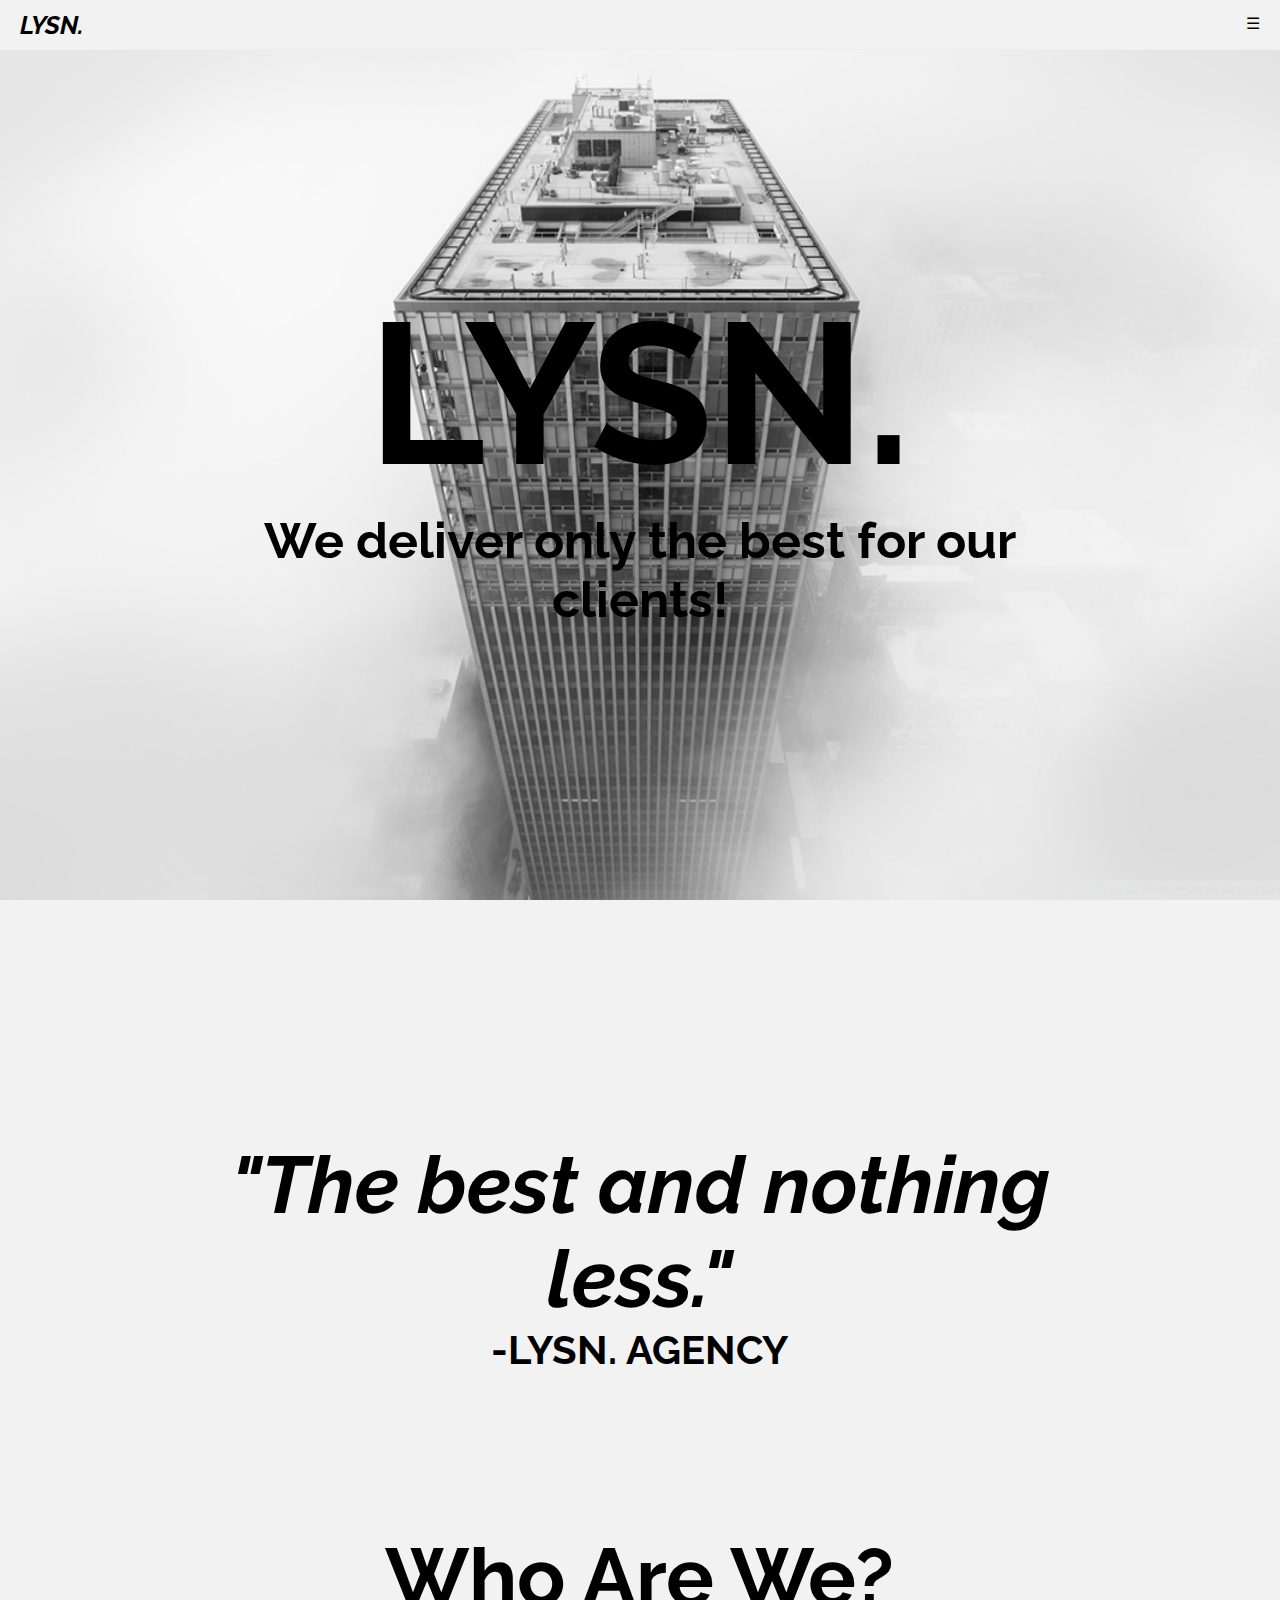
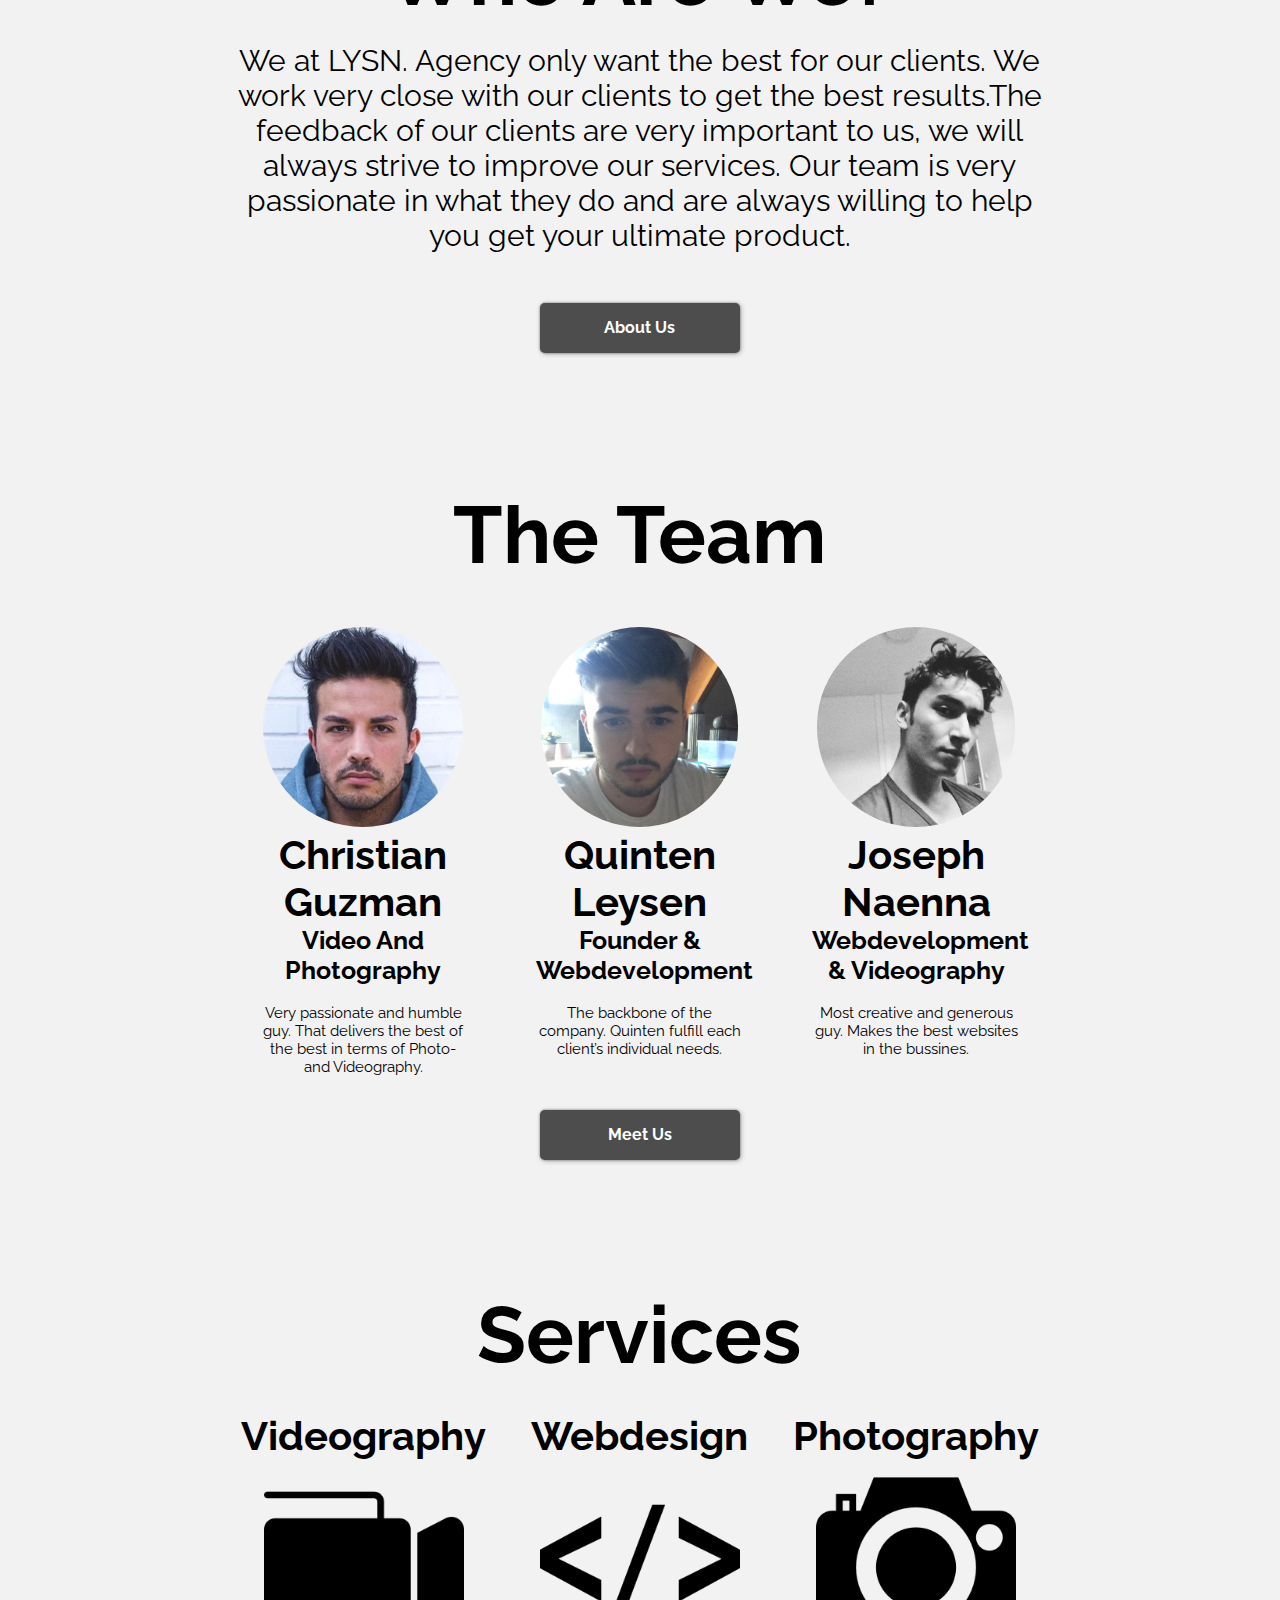
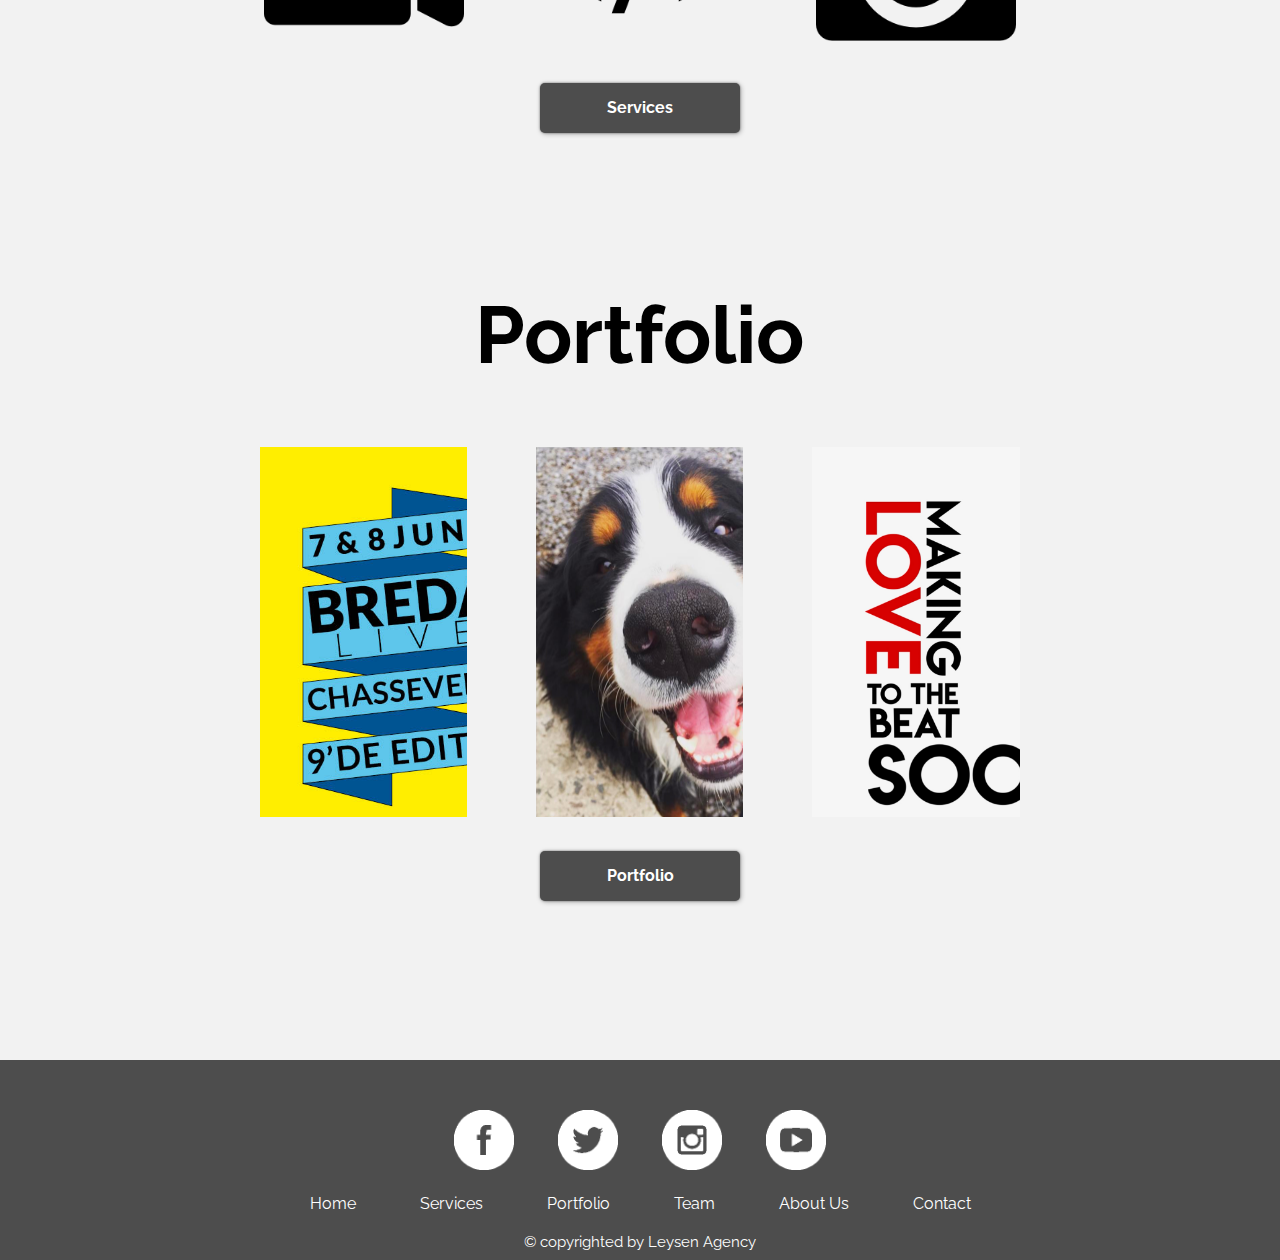
<file: index.html>
<!DOCTYPE html>
<html lang="en">
<head>
  
    <meta charset="UTF-8">
    <title>Home</title>
    <link href="https://fonts.googleapis.com/css?family=Raleway" rel="stylesheet" type="text/css">
    <link rel="stylesheet" href="css/style.css">
    
</head>
<body>
  <div class="grid__wrapper">
  <input type="checkbox" id="menuToggle">
  <label for="menuToggle" class="menu-icon">&#9776;</label>
        <header>
          <a href="index.html">
      <div id="brand"> LYSN. </div></a>
    </header>

    <nav class="menu"> 
      <ul>
        <li><a href="#">Home </a></li>
        <li><a href="services.html">Services </a></li>
        <li><a href="portfolio.html">Portfolio </a></li>
        <li><a href="team.html">Team</a> </li>
        <li><a href="about.html">About Us</a> </li>
        <li><a href="contact.html">Contact</a> </li>
      </ul>
    </nav> 
    
      <div class="grid__row grid__row1 background1"> 
    
      <div class="grid__column grid__column-8 grid__columnspecial1 grid__offset-2">
      <div class="">
      <h1 class="hoofdtitel">LYSN.</h1>
      <h3>We deliver only the best for our clients!</h3>
      
      </div>
    </div> 
      </div>
      <div class="grid__row grid__row2">
    
      <div class="grid__column grid__column-8 grid__offset-2">
      <h1 class="titel2">"The best and nothing less."</h1>
      <h3 class="ondertitel">-LYSN. AGENCY</h3>
     </div>
      </div>
      
    
    <div class="grid__row grid__row3 background2"> 
      <div class="grid__column grid__column-8  grid__offset-2">
      <h1 class="titel4">Who Are We?</h1> <br>
      <p class="tekst">We at LYSN. Agency only want the best for our clients. We work very close with our clients to get the best results.The feedback of our clients are very important to us, we will always strive to improve our services. Our team is very passionate in what they do and are always willing to help you get your ultimate product.</p>
<a href="about.html" >
      <div class="btn"> About Us</div></a>
      </div> 
    </div>
    <div class="grid__row grid__row4"> 
      <div class="grid__column grid__column-8  grid__offset-2">
      <h1 class="titel3">The Team</h1>
      <div class="persoon grid__column-3">
        <img src="assets/img/cg.jpg" class="teamfoto" height="200px" >
        <h2>Christian Guzman</h2>
        <h4>Video And Photography</h4><br>
        <p>Very passionate and humble guy. That delivers the best of the best in terms of Photo- and Videography.</p>
      </div>
      <div class="persoon grid__column-3">
        <img src="assets/img/ql2.jpg" class="teamfoto" height="200px" >
        <h2>Quinten Leysen</h2>
        <h4>Founder & Webdevelopment</h4><br>
        <p>The backbone of the company. Quinten fulfill each client’s individual needs. </p>
      </div>
      <div class="persoon grid__column-3">
        <img src="assets/img/josteam.jpg" class="teamfoto" height="200px" >
        <h2>Joseph Naenna</h2>
        <h4>Webdevelopment & Videography</h4> <br>
        <p>Most creative and generous guy. Makes the best websites in the bussines.</p>
      </div>
       <a href="team.html">
      <div class="btn "> Meet Us </div> </a>
      </div>
      
      </div>


    <div class="grid__row grid__row3 background3">
      <div class="grid__column grid__column-8  grid__offset-2">
      <h1 class="titel3">Services</h1>
      <a href="videography.html">
      <div class="services grid__column-4">
        <h2>Videography</h2>
        <img src="assets/img/video-camera.png" height="200">
      </div>
      </a>
      <a href="webdesign.html">
      <div class="services grid__column-4">
        <h2>Webdesign</h2>
        <img src="assets/img/html-coding.png" height="200">
      </div>
      </a>
      <a href="photography.html">
      <div class="services grid__column-4">
        <h2>Photography</h2>
        
        <img src="assets/img/photo-camera.png"height="200">
      </div></a>
      </div>
      <a href="services.html">
      <div class="btn btn3">  Services </div></a>
      </div> 

      <div class="grid__row grid__row4"> 
        <div class="grid__column grid__column-8  grid__offset-2">
      <h1 class="titel3 port">Portfolio</h1>
      <div class="foto2 grid__column-3">
      <div class="effect">
        <a href="portfolio.html">
        <img class="center2" src="assets/img/port1.jpg" alt="" height="200px">
        </a>
      </div>
      </div>
      <div class="foto2 grid__column-3">
      <div class="effect">
        <a href="portfolio.html">
        <img class="center2" src="assets/img/theo.jpg" alt="" height="200px">
        </a>
      </div>
      </div>
      <div class="foto2 grid__column-3">
      <div class="effect">
        <a href="portfolio.html">
        <img class="center2" src="assets/img/typoimg.jpg" alt="" height="200px">
        </a>
      </div>
      </div>
      
      </div>
      <a href="portfolio.html">
      <div class="btn"> Portfolio</div> </a>
      </div>
      </div>
    
    </div> 
    </div>
      <footer> 
      <div class="footer"> 
        <a href="https://www.facebook.com">
        <img src="assets/img/fb.png" alt="" height="80px"></a>
        <a href="https://www.twitter.com">
        <img src="assets/img/twitter.png" alt="" height="80px"></a>
        <a href="https://www.instagram.com">
        <img src="assets/img/insta.png" alt="" height="80px"></a>
        <a href="https://www.youtube.com">
        <img src="assets/img/yt.png" alt="" height="80px"></a>
<div class="footertekst">
      <ul class="footerlist">
        <li><a href="index.html">Home </a></li>
        <li><a href="services.html">Services </a></li>
        <li><a href="portfolio.html">Portfolio </a></li>
        <li><a href="team.html">Team</a> </li>
        <li><a href="about.html">About Us</a> </li>
        <li><a href="contact.html">Contact</a> </li>
      </ul>
</div>

      <div class="copy">
      <p>© copyrighted by Leysen Agency</p></div>
      </footer>
      </div>
      </div>
      
</body>
</html>
</file>
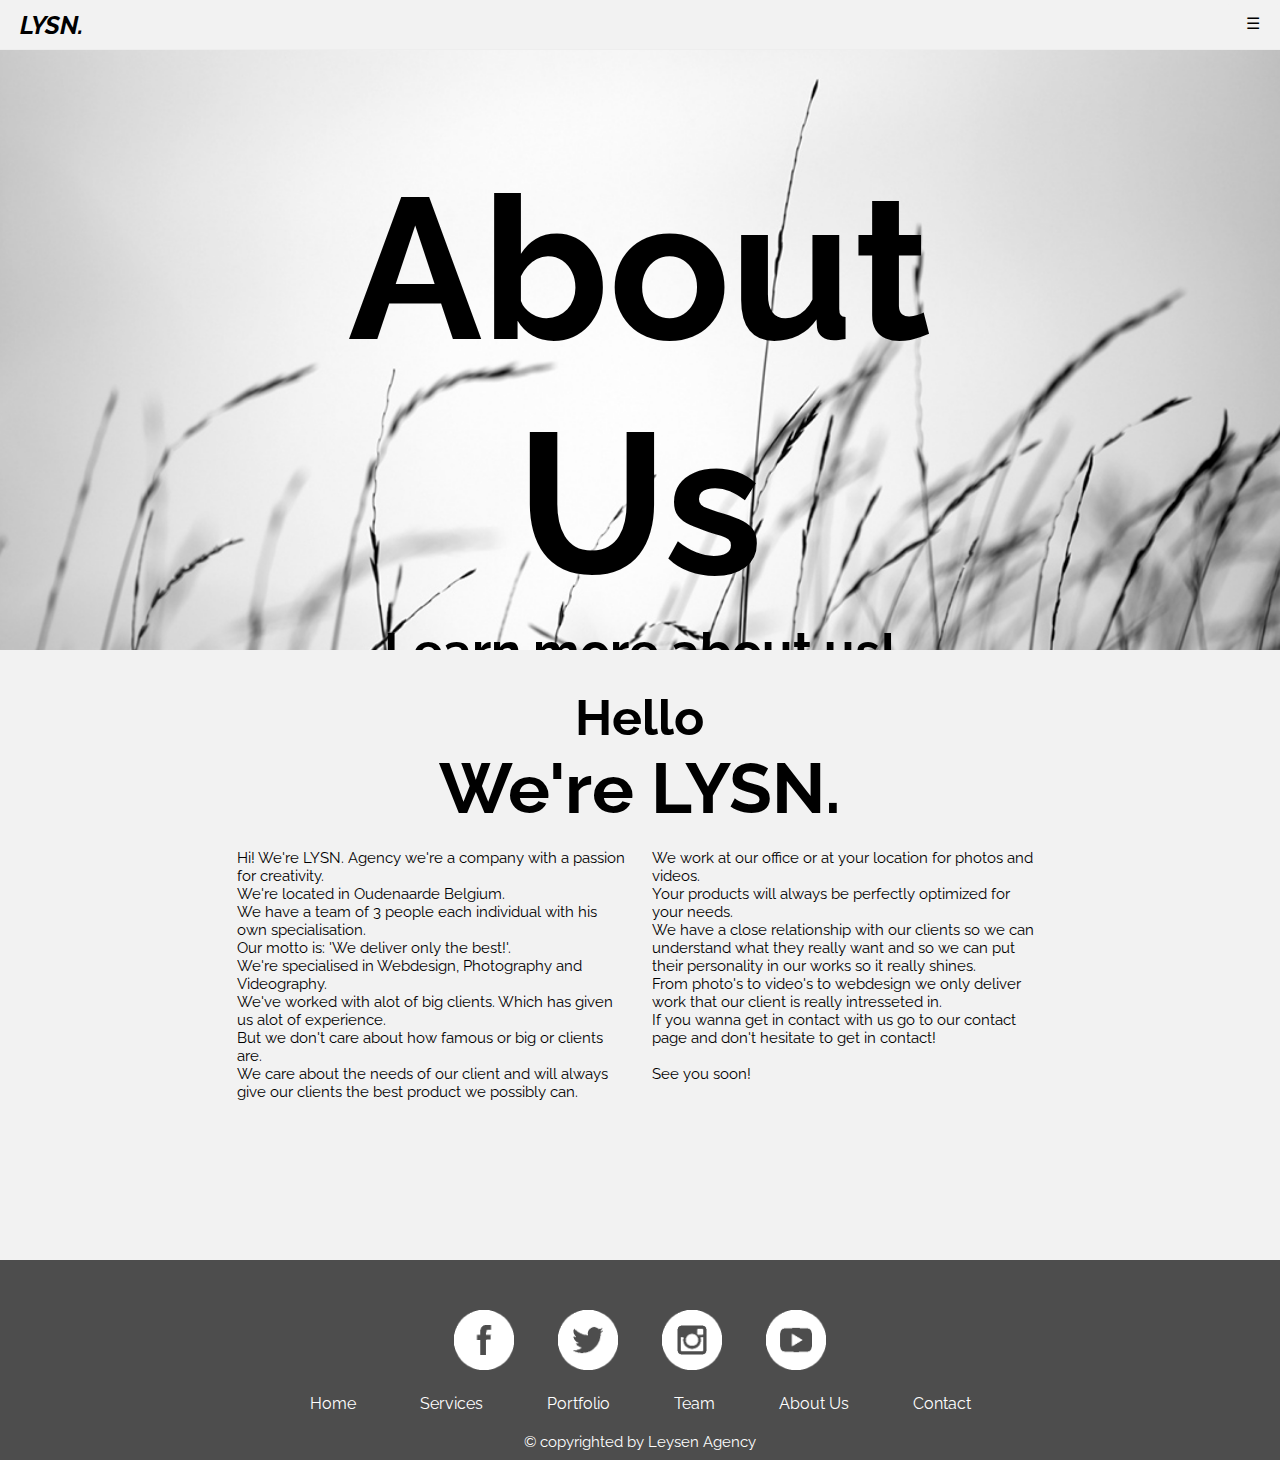
<file: about.html>
<!DOCTYPE html>
<html lang="en">
<head>
  
    <meta charset="UTF-8">
    <title>About Us</title>
     <link href="https://fonts.googleapis.com/css?family=Raleway" rel="stylesheet" type="text/css">
    <link rel="stylesheet" href="css/style.css">
    
    
</head>
<body>
  <div class="grid__wrapper">
  <input type="checkbox" id="menuToggle">
  <label for="menuToggle" class="menu-icon">&#9776;</label>
        <header>
          <a href="index.html">
      <div id="brand"> LYSN. </div></a>
    </header>

    <nav class="menu"> 
      <ul>
        <li><a href="index.html">Home </a></li>
        <li><a href="services.html">Services </a></li>
        <li><a href="portfolio.html">Portfolio </a></li>
        <li><a href="team.html">Team</a> </li>
        <li><a href="#">About Us</a> </li>
        <li><a href="contact.html">Contact</a> </li>
      </ul>
    </nav>  
    <div class="grid_containter">
    <div class="grid__row grid__row3 background6">
      <div class="grid__column grid__column-8 grid__columnspecial1 grid__offset-2">
      <h1 class="hoofdtitel2">About Us</h1>
      <h3>Learn more about us!</h3>
      </div>
    </div> 
    <div class="grid__row grid__row8"> 
      <div class="grid__column grid__column-8 grid__offset-2">
          <h4 class="onderondertitel">Hello</h4>
      <h1 class="aboutTitel">We're LYSN.</h1>
      
      <div class="grid__column grid__column-6">
      <p class="">Hi! We're LYSN. Agency we're a company with a passion for creativity.<br/> We're located in Oudenaarde Belgium.<br/> We have a team of 3 people each individual with his own specialisation.<br/> Our motto is: 'We deliver only the best!'.<br/>We're specialised in Webdesign, Photography and Videography.<br/>We've worked with alot of big clients. Which has given us alot of experience.<br/>But we don't care about how famous or big or clients are.<br/>We care about the needs of our client and will always give our clients the best product we possibly can.<br/> </p>
      </div>
      <div class="grid__column grid__column-6">
      <p class="">We work at our office or at your location for photos and videos.<br/>Your products will always be perfectly optimized for your needs.<br/>We have a close relationship with our clients so we can understand what they really want and so we can put their personality in our works so it really shines.<br/>From photo's to video's to webdesign we only deliver work that our client is really intresseted in.<br/>If you wanna get in contact with us go to our contact page and don't hesitate to get in contact!<br/><br/>See you soon!</p>
      </div>
      </div>
      </div> 
    </div>
  </div>
      <footer> 
      <div class="footer"> 
        <a href="https://www.facebook.com">
        <img src="assets/img/fb.png" alt="" height="80px"></a>
        <a href="https://www.twitter.com">
        <img src="assets/img/twitter.png" alt="" height="80px"></a>
        <a href="https://www.instagram.com">
        <img src="assets/img/insta.png" alt="" height="80px"></a>
        <a href="https://www.youtube.com">
        <img src="assets/img/yt.png" alt="" height="80px"></a>
<div class="footertekst">
      <ul class="footerlist">
        <li><a href="index.html">Home </a></li>
        <li><a href="services.html">Services </a></li>
        <li><a href="portfolio.html">Portfolio </a></li>
        <li><a href="team.html">Team</a> </li>
        <li><a href="about.html">About Us</a> </li>
        <li><a href="contact.html">Contact</a> </li>
      </ul>
</div>

      <div class="copy">
      <p>© copyrighted by Leysen Agency</p></div>
      </footer>
  </div>
</body>
</html>
</file>
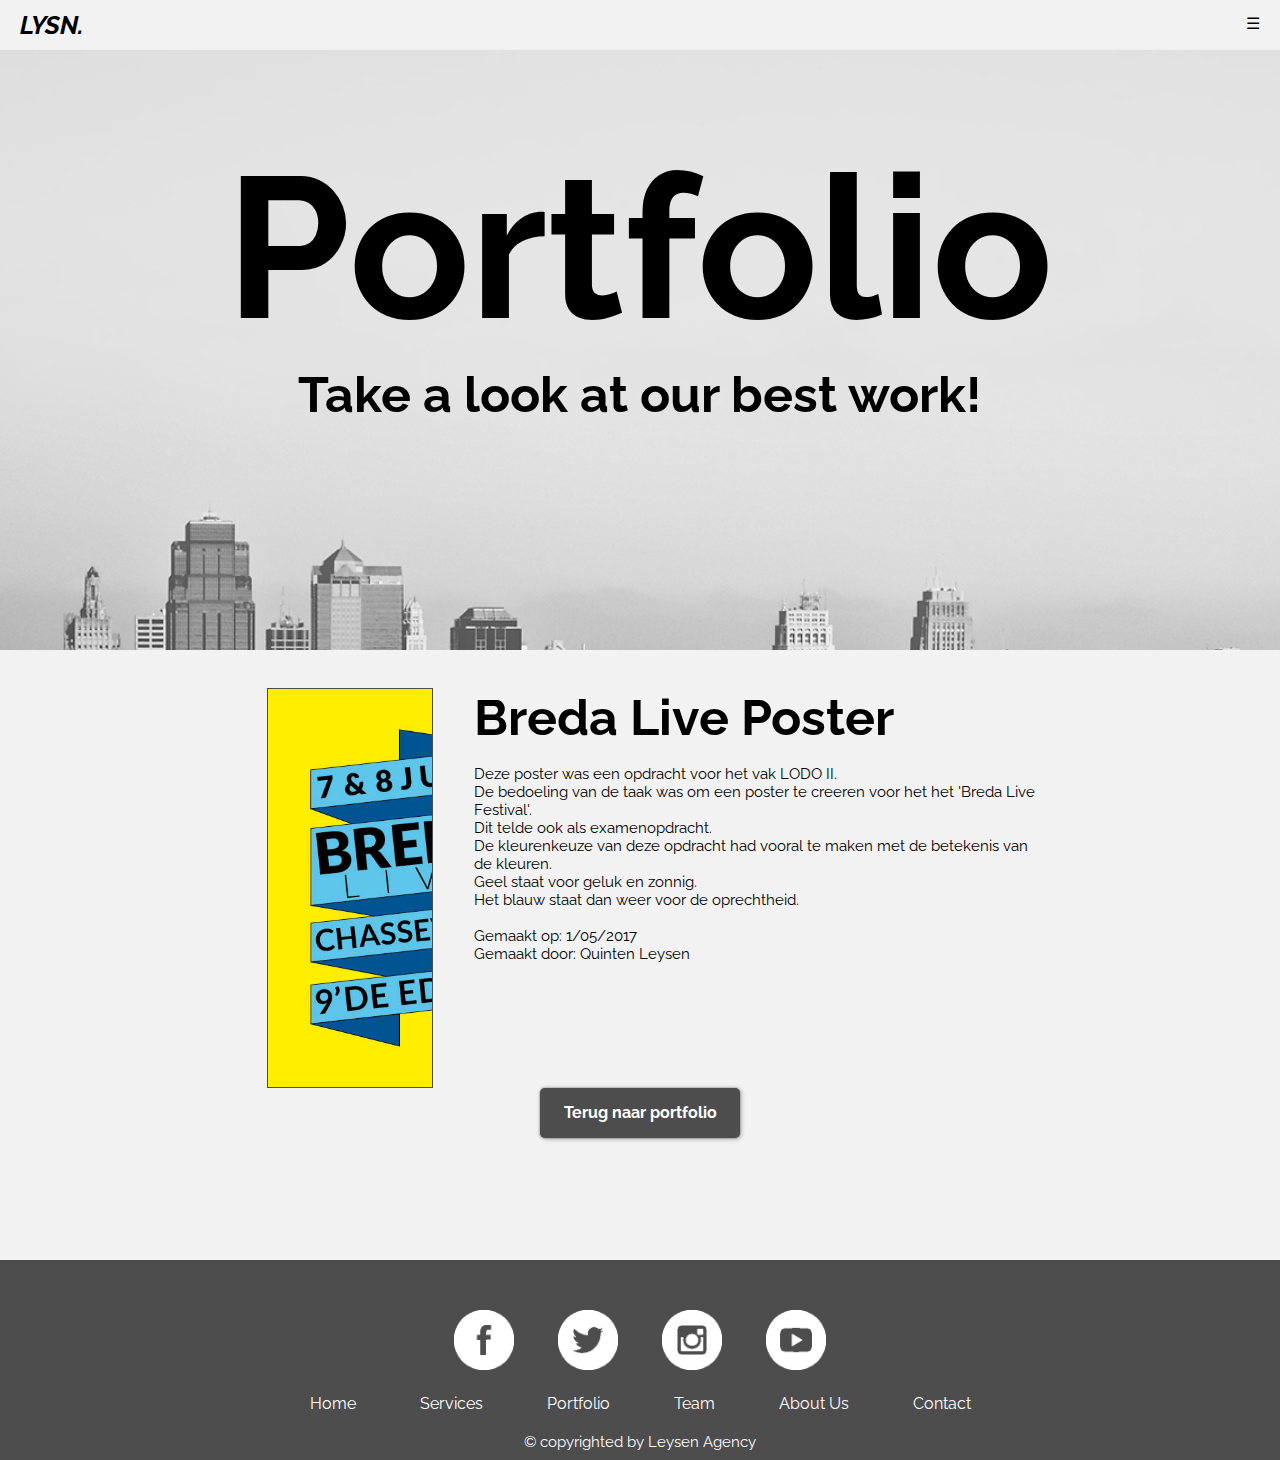
<file: bredalive.html>
<!DOCTYPE html>
<html lang="en">
<head>
  
    <meta charset="UTF-8">
    <title>Portfolio</title>
     <link href="https://fonts.googleapis.com/css?family=Raleway" rel="stylesheet" type="text/css">
    <link rel="stylesheet" href="css/style.css">
    
    
</head>
<body>
  <div class="grid__wrapper">
  <input type="checkbox" id="menuToggle">
  <label for="menuToggle" class="menu-icon">&#9776;</label>
        <header>
            <a href="index.html">
      <div id="brand"> LYSN. </div></a>
    </header>

    <nav class="menu"> 
      <ul>
        <li><a href="index.html">Home </a></li>
        <li><a href="services.html">Services </a></li>
        <li><a href="#">Portfolio </a></li>
        <li><a href="team.html">Team</a> </li>
        <li><a href="about.html">About Us</a> </li>
        <li><a href="contact.html">Contact</a> </li>
      </ul>
    </nav>  
    <div class="grid__row grid__row3 background5">
      <div class="grid__column grid__column-8 grid__offset-2">
      <h1 class="hoofdtitel2">Portfolio</h1>
      <h3>Take a look at our best work!</h3>
      </div>
    </div> 
    <div class="grid__row grid__row8"> 
      <div class="grid__column grid__column-8 grid__offset-2"> 
          
      <div class="foto3"> 
          
          <img class="center" src="assets/img/port1.jpg" alt="" >
          <div class="overlay">
              <div class="fototext">Poster Breda Live</div>
          </div>
          
      </div>
      <div class="uitlegportfolio">
          <h3 id="port">Breda Live Poster </h3>
          <p> <br/>Deze poster was een opdracht voor het vak LODO II. <br/> De bedoeling van de taak was om een poster te creeren voor het het 'Breda Live Festival'.<br/>Dit telde ook als examenopdracht.<br/>De kleurenkeuze van deze opdracht had vooral te maken met de betekenis van de kleuren.<br/>Geel staat voor geluk en zonnig. <br/> Het blauw staat dan weer voor de oprechtheid. <br/> <br/>Gemaakt op: 1/05/2017 <br/> Gemaakt door: Quinten Leysen</p>
      </div>
      </div>
      <a href="portfolio.html">
      <div class="btn btn6">  Terug naar portfolio </div></a>
      </div>    
     
       
    </div>

    
      <footer> 
      <div class="footer"> 
        <a href="https://www.facebook.com">
        <img src="assets/img/fb.png" alt="" ></a>
        <a href="https://www.twitter.com">
        <img src="assets/img/twitter.png" alt="" ></a>
        <a href="https://www.instagram.com">
        <img src="assets/img/insta.png" alt=""></a>
        <a href="https://www.youtube.com">
        <img src="assets/img/yt.png" alt="" ></a>
<div class="footertekst">
      <ul class="footerlist">
        <li><a href="index.html">Home </a></li>
        <li><a href="services.html">Services </a></li>
        <li><a href="portfolio.html">Portfolio </a></li>
        <li><a href="team.html">Team</a> </li>
        <li><a href="about.html">About Us</a> </li>
        <li><a href="contact.html">Contact</a> </li>
      </ul>
</div>

      <div class="copy">
      <p>© copyrighted by Leysen Agency</p></div>
      </footer>
  </div>
</body>
</html>
</file>
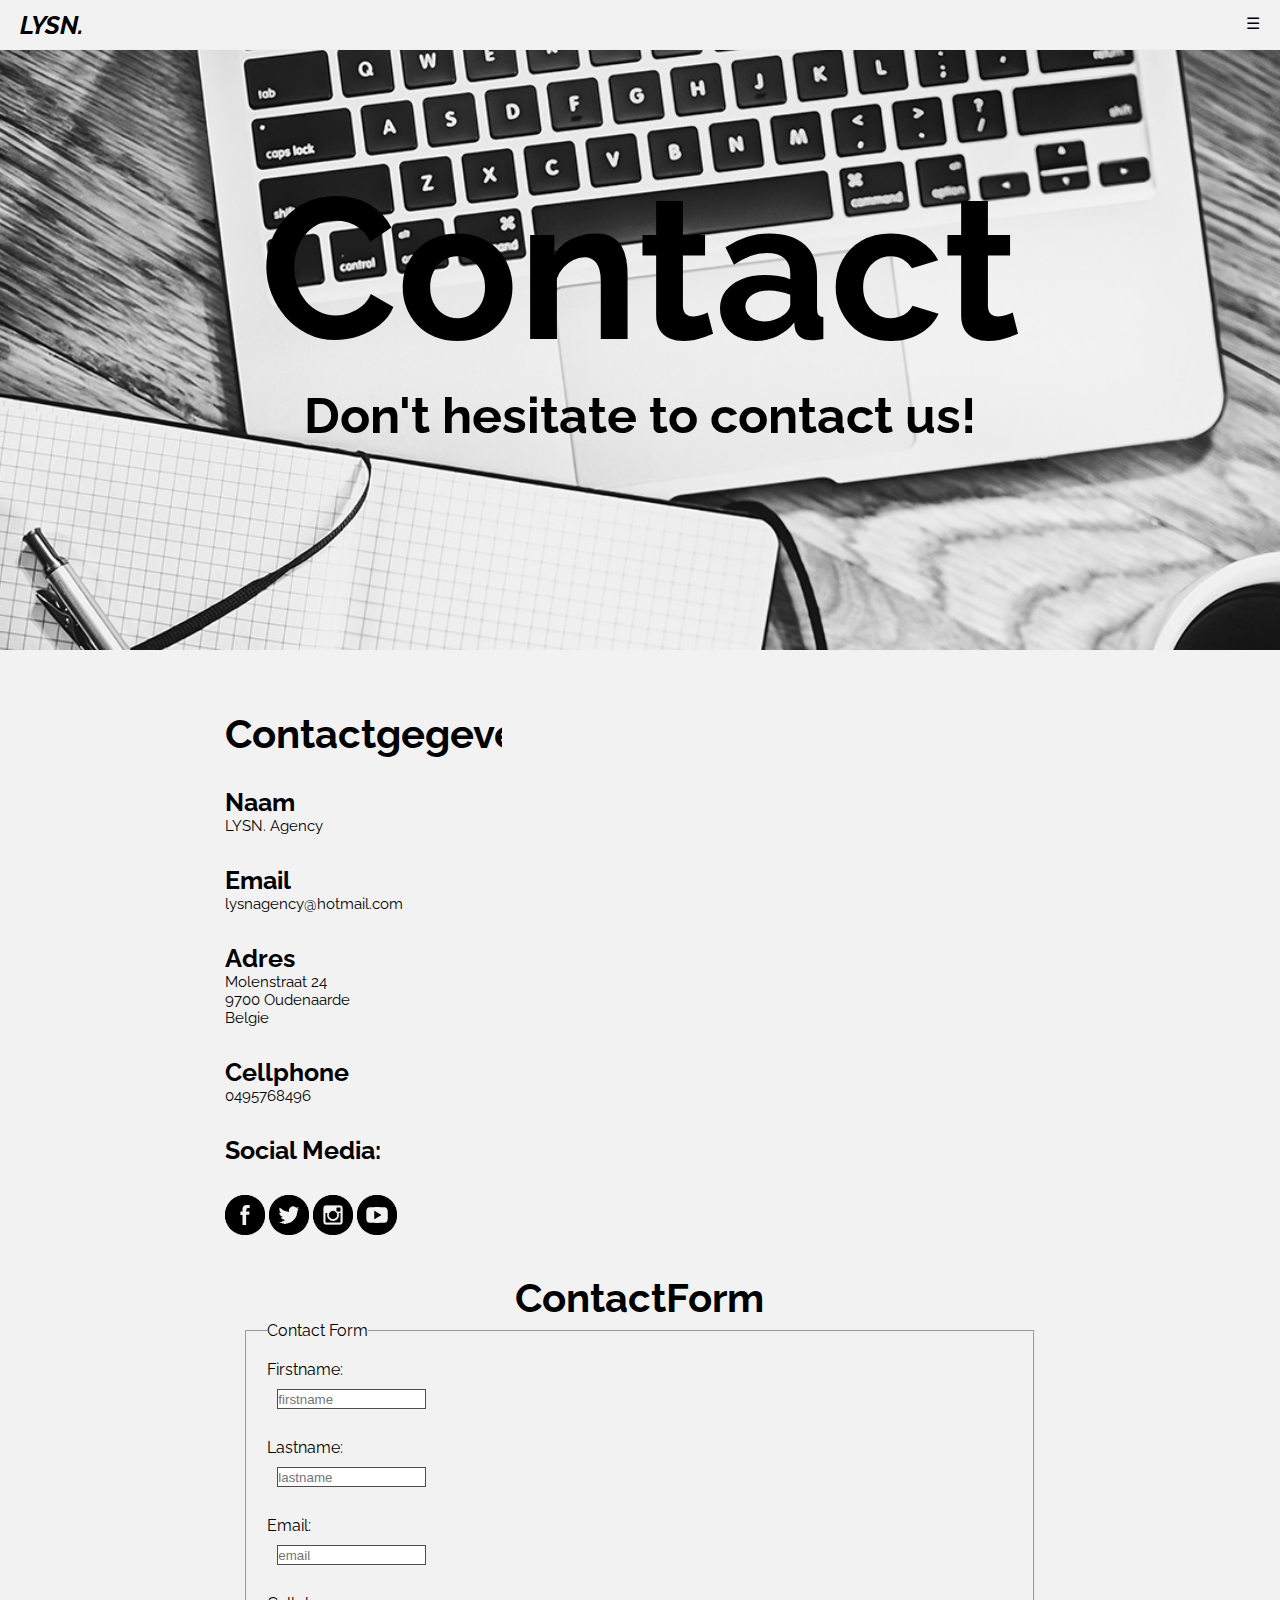
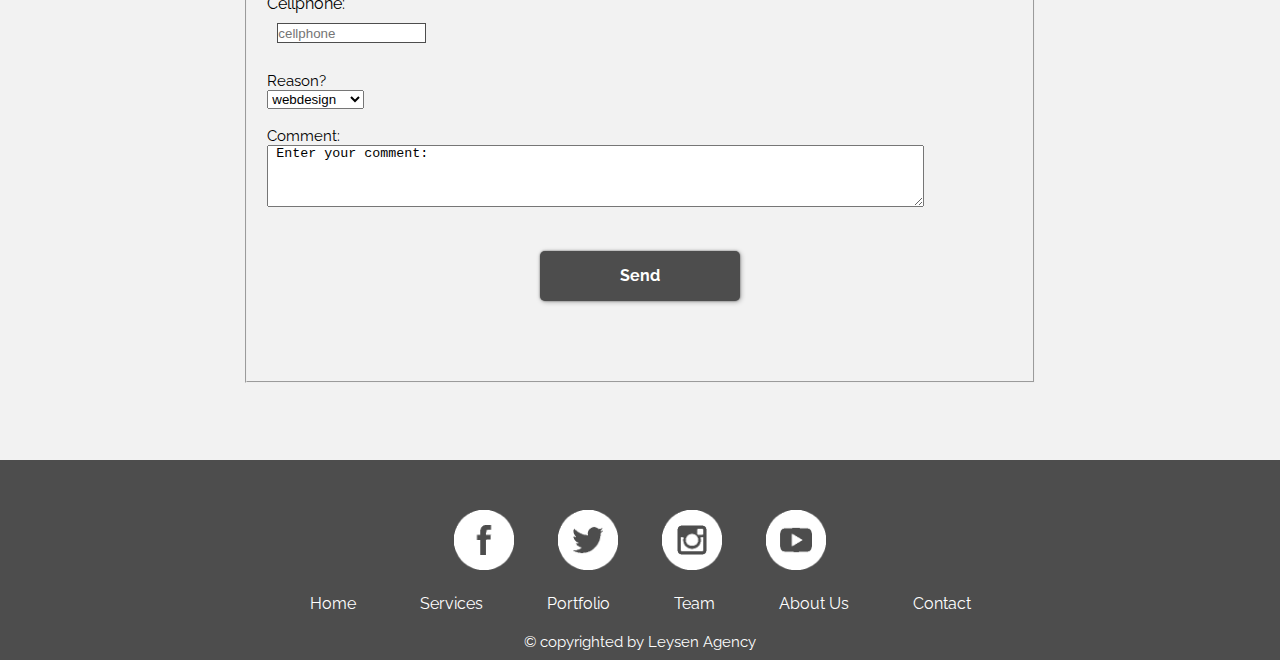
<file: contact.html>
<!DOCTYPE html>
<html lang="en">
<head>
  
    <meta charset="UTF-8">
    <title>Contact</title>
     <link href="https://fonts.googleapis.com/css?family=Raleway" rel="stylesheet" type="text/css">
    <link rel="stylesheet" href="css/style.css">
    
</head>
<body>
  <div class="grid__wrapper">
  <input type="checkbox" id="menuToggle">
  <label for="menuToggle" class="menu-icon">&#9776;</label>
        <header>
          <a href="index.html">
      <div id="brand"> LYSN. </div></a>
    </header>

    <nav class="menu"> 
      <ul>
        <li><a href="index.html">Home </a></li>
        <li><a href="services.html">Services </a></li>
        <li><a href="portfolio.html">Portfolio </a></li>
        <li><a href="team.html">Team</a> </li>
        <li><a href="about.html">About Us</a> </li>
        <li><a href="#">Contact</a> </li>
      </ul>
    </nav>  
  <div class="grid__containter">
    <div class="grid__row grid__row3 background8">
      <div class="grid__column grid__column-8 grid__columnspecial1 grid__offset-2">
      <h1 class="hoofdtitel2">Contact</h1>
      <h3>Don't hesitate to contact us!</h3>
      </div>
    </div> 
    <div class="grid__row grid__row9">
         
      <div class="grid__column grid__column-8 grid__columnspecial1 grid__offset-2">
          <div class="contact grid__column-4">
            <h2>Contactgegevens:</h2>
            <h4><br/>Naam</h4>
            <p>LYSN. Agency </p>
            <h4><br/>Email</h4>
            <p>lysnagency@hotmail.com </p>
              <h4><br/>Adres</h4>
              <p>Molenstraat 24 <br/> 9700 Oudenaarde <br/> Belgie </p>
              <h4><br/>Cellphone</h4>
              <p>0495768496 <br/></p>
              <h4><br/>Social Media:</h4>
              <h4><br/></h4>
              <a href="https://www.facebook.com">
        <img src="assets/img/fb2.png" alt="" height="40px"></a>
        <a href="https://www.twitter.com">
        <img src="assets/img/twitter2.png" alt="" height="40px"></a>
        <a href="https://www.instagram.com">
        <img src="assets/img/insta2.png" alt="" height="40px"></a>
        <a href="https://www.youtube.com">
        <img src="assets/img/yt2.png" alt="" height="40px"></a>
          </div>
          <div class="map">
      <iframe src="https://www.google.com/maps/embed?pb=!1m18!1m12!1m3!1d2506.098369161349!2d3.7164836161300907!3d51.08819207956842!2m3!1f0!2f0!3f0!3m2!1i1024!2i768!4f13.1!3m3!1m2!1s0x47c370e7fa6c60c1%3A0xf776897e600ca78a!2sMolenstraat+24%2C+9032+Gent!5e0!3m2!1snl!2sbe!4v1495197600472" 
      width="500" height="500"  frameborder="0" style="border:0" allowfullscreen></iframe>
     </div>
     <div class="form grid__row6">
       <h2 id="forum">ContactForm</h2>
     <form action="">
       <fieldset>
         <legend>
           Contact Form
         </legend>
         <label>Firstname:
       <input type="text" name="firstname" size="30" placeholder="firstname">
       </label>
       <br />
       <label>Lastname:
       <input type="text" name="lastname" size="30" placeholder="lastname">
       </label>
       <br />
       <label>Email:
       <input type="text" name="email" size="30" placeholder="email">
       </label>
       <br />
       <label>Cellphone:
       <input type="text" name="cellphone" size="30" placeholder="cellphone">
       </label>
       <br />

       <p> <label for="reason">
         Reason? <br/></label>
       <select name="reason" id="reason">
         <option value="webdesign"> webdesign </option>
         <option value="videography" > videography </option>
         <option value="photography" > photography </option>
         <option value="other" > other </option> 
       </select>
       </p>
       <p>
         <label for="comment">
           <br/>
           Comment:
         </label>
         <br/>
       <textarea name="comment" cols="80" rows="4"> Enter your comment: </textarea>
       </p>
       <a href="index.html">
      <div class="btn btn6">  Send </div></a>
       </fieldset>
     </form>
     </div>
      </div>
    </div>
  </div>  
      <footer> 
      <div class="footer"> 
        <a href="https://www.facebook.com">
        <img src="assets/img/fb.png" alt="" height="80px"></a>
        <a href="https://www.twitter.com">
        <img src="assets/img/twitter.png" alt="" height="80px"></a>
        <a href="https://www.instagram.com">
        <img src="assets/img/insta.png" alt="" height="80px"></a>
        <a href="https://www.youtube.com">
        <img src="assets/img/yt.png" alt="" height="80px"></a>
<div class="footertekst">
      <ul class="footerlist">
        <li><a href="index.html">Home </a></li>
        <li><a href="services.html">Services </a></li>
        <li><a href="portfolio.html">Portfolio </a></li>
        <li><a href="team.html">Team</a> </li>
        <li><a href="about.html">About Us</a> </li>
        <li><a href="contact.html">Contact</a> </li>
      </ul>
</div>

      <div class="copy">
      <p>© copyrighted by Leysen Agency</p></div>
      </footer>
  </div>
</body>
</html>
</file>
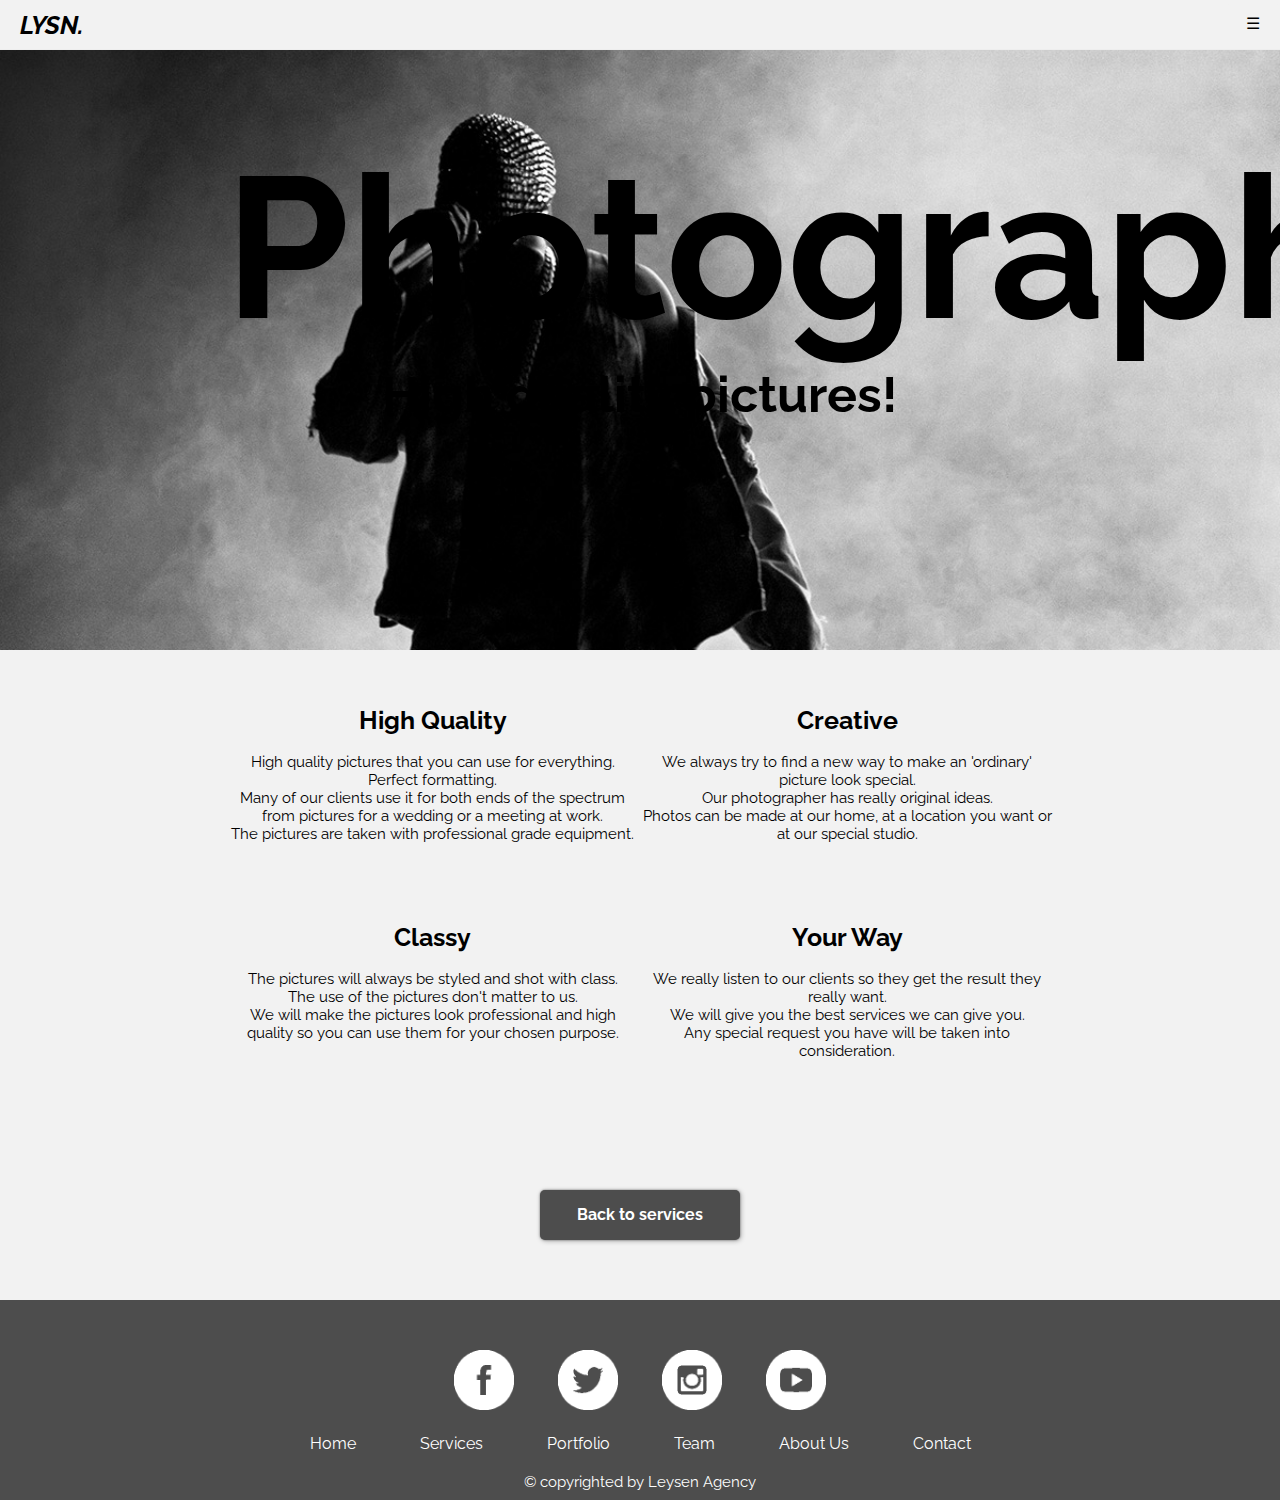
<file: photography.html>
<!DOCTYPE html>
<html lang="en">
<head>
  
    <meta charset="UTF-8">
    <title>Videography</title>
     <link href="https://fonts.googleapis.com/css?family=Raleway" rel="stylesheet" type="text/css">
    <link rel="stylesheet" href="css/style.css">
    
</head>
<body>
<div class="grid__wrapper">
  <input type="checkbox" id="menuToggle">
  <label for="menuToggle" class="menu-icon">&#9776;</label>
        <header>
          <a href="index.html">
      <div id="brand"> LYSN. </div></a>
    </header>

    <nav class="menu"> 
      <ul>
        <li><a href="index.html">Home </a></li>
        <li><a href="services.html">Services </a></li>
        <li><a href="portfolio.html">Portfolio </a></li>
        <li><a href="team.html">Team</a> </li>
        <li><a href="about.html">About Us</a> </li>
        <li><a href="contact.html">Contact</a> </li>
      </ul>
    </nav>  
    <div class="grid__row grid__row3 background11">
      <div class="grid__column grid__column-8 grid__offset-2">
      <h1 class="hoofdtitel2">Photography</h1>
      <h3>High quality pictures!</h3>
      </div>
    </div> 
    <div class="grid__row grid__row10"> 
      <div class="grid__column grid__column-8 grid__offset-2">
          <div class="grid_column grid__column-6 box1">
        <h4>High Quality</h4>
      <p class="servicesTekst"></br> High quality pictures that you can use for everything.</br>
      Perfect formatting. </br>
      Many of our clients use it for both ends of the spectrum from pictures for a wedding or a meeting at work.</br>
      The pictures are taken with professional grade equipment.  </p>
          </div>
          <div class="grid_column grid__column-6 box1">
     <h4>Creative</h4>
      <p class="servicesTekst"> <br/>We always try to find a new way to make an 'ordinary' picture look special. </br>Our photographer has really original ideas.</br> Photos can be made at our home, at a location you want or at our special studio.</p>
      </div> 
      
      <div class="grid_column grid__column-6 box2">
      <h4>Classy</h4>
      <p class="servicesTekst"></br> The pictures will always be styled and shot with class.</br> The use of the pictures don't matter to us.</br>We will make the pictures look professional and high quality so you can use them for your chosen purpose. </p>
      </div>
      <div class="grid_column grid__column-6 box1">
      <h4>Your Way</h4>
      <p class="servicesTekst"> <br/>We really listen to our clients so they get the result they really want.<br/> We will give you the best services we can give you. <br/> Any special request you have will be taken into consideration.<br/>  </p>
      </div>
       
      </div>
      </div>
     <a href="services.html">
      <div class="btn btn6">  Back to services </div></a>
    
    
      <footer> 
      <div class="footer"> 
        <a href="https://www.facebook.com">
        <img src="assets/img/fb.png" alt="" height="80px"></a>
        <a href="https://www.twitter.com">
        <img src="assets/img/twitter.png" alt="" height="80px"></a>
        <a href="https://www.instagram.com">
        <img src="assets/img/insta.png" alt="" height="80px"></a>
        <a href="https://www.youtube.com">
        <img src="assets/img/yt.png" alt="" height="80px"></a>
<div class="footertekst">
      <ul class="footerlist">
        <li><a href="index.html">Home </a></li>
        <li><a href="services.html">Services </a></li>
        <li><a href="portfolio.html">Portfolio </a></li>
        <li><a href="team.html">Team</a> </li>
        <li><a href="about.html">About Us</a> </li>
        <li><a href="contact.html">Contact</a> </li>
      </ul>
</div>

      <div class="copy">
      <p>© copyrighted by Leysen Agency</p></div>
      </footer>
      </div>
</body>
</html>
</file>
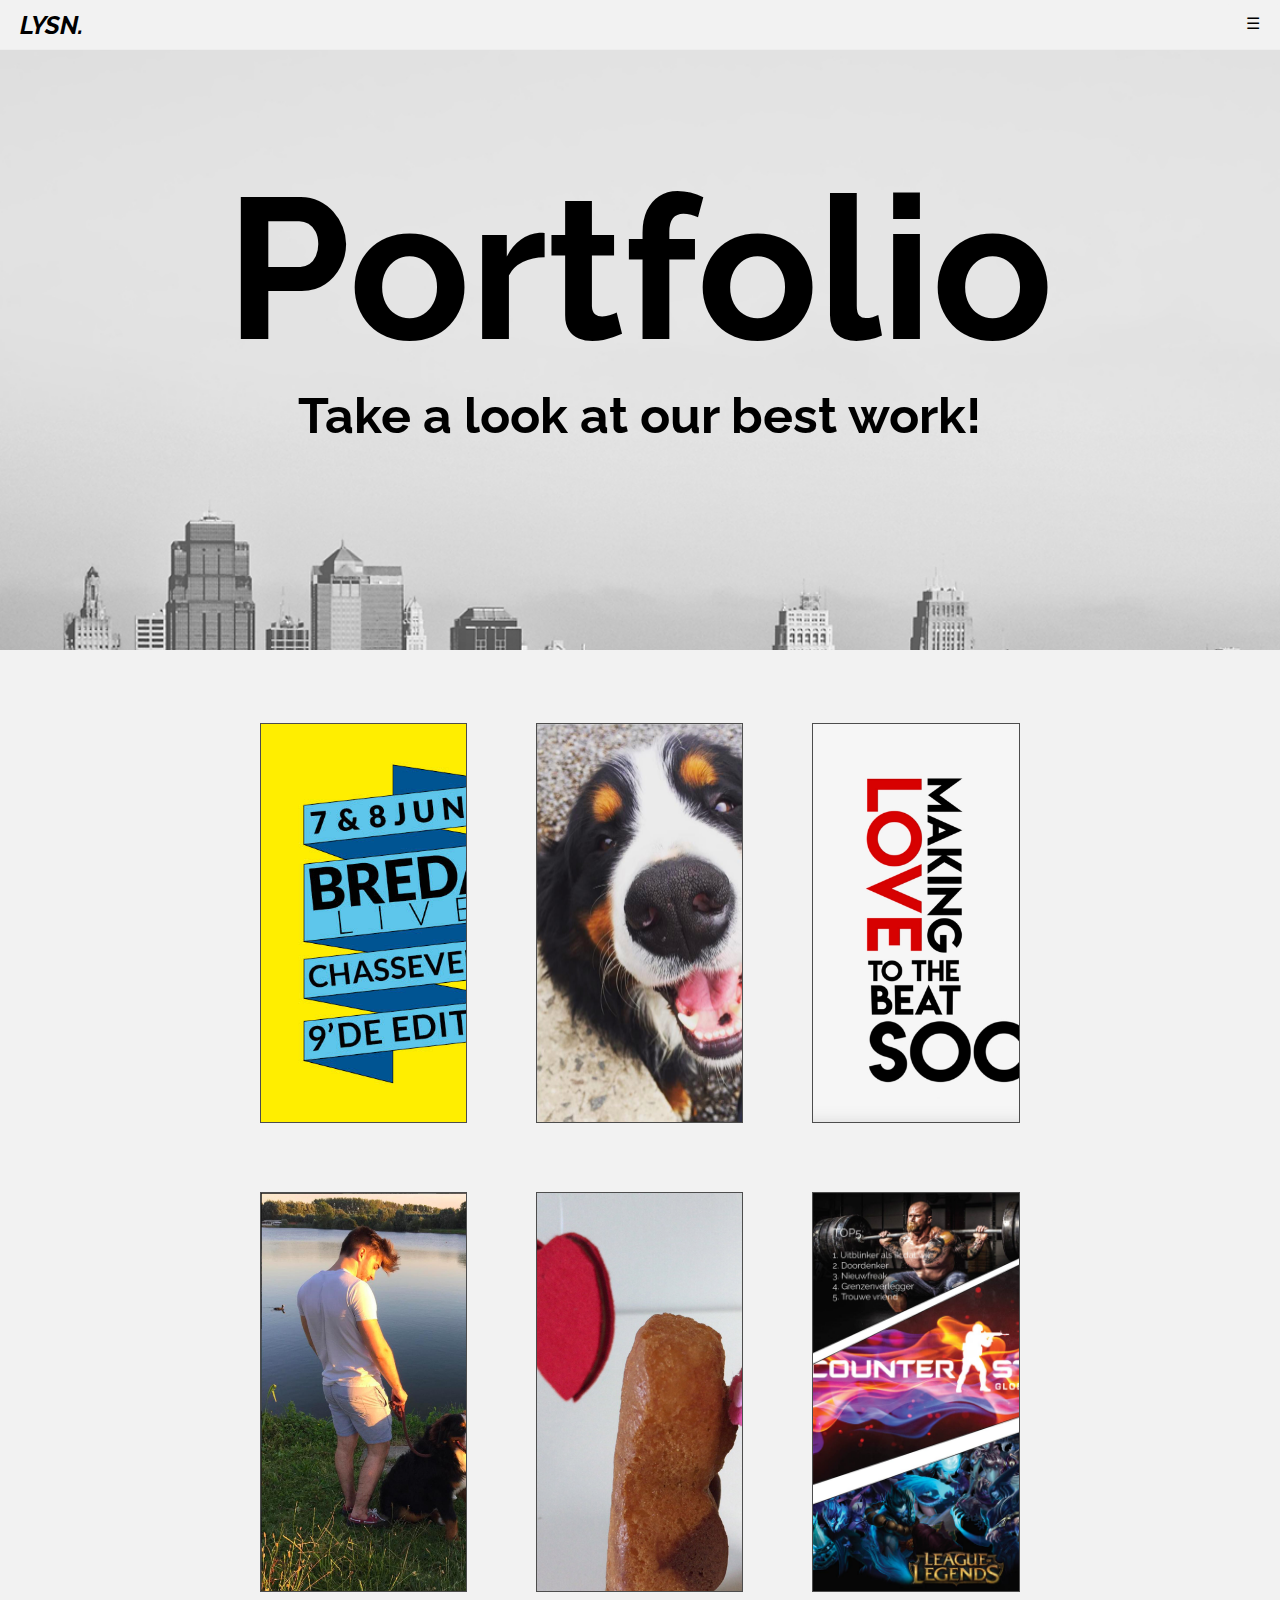
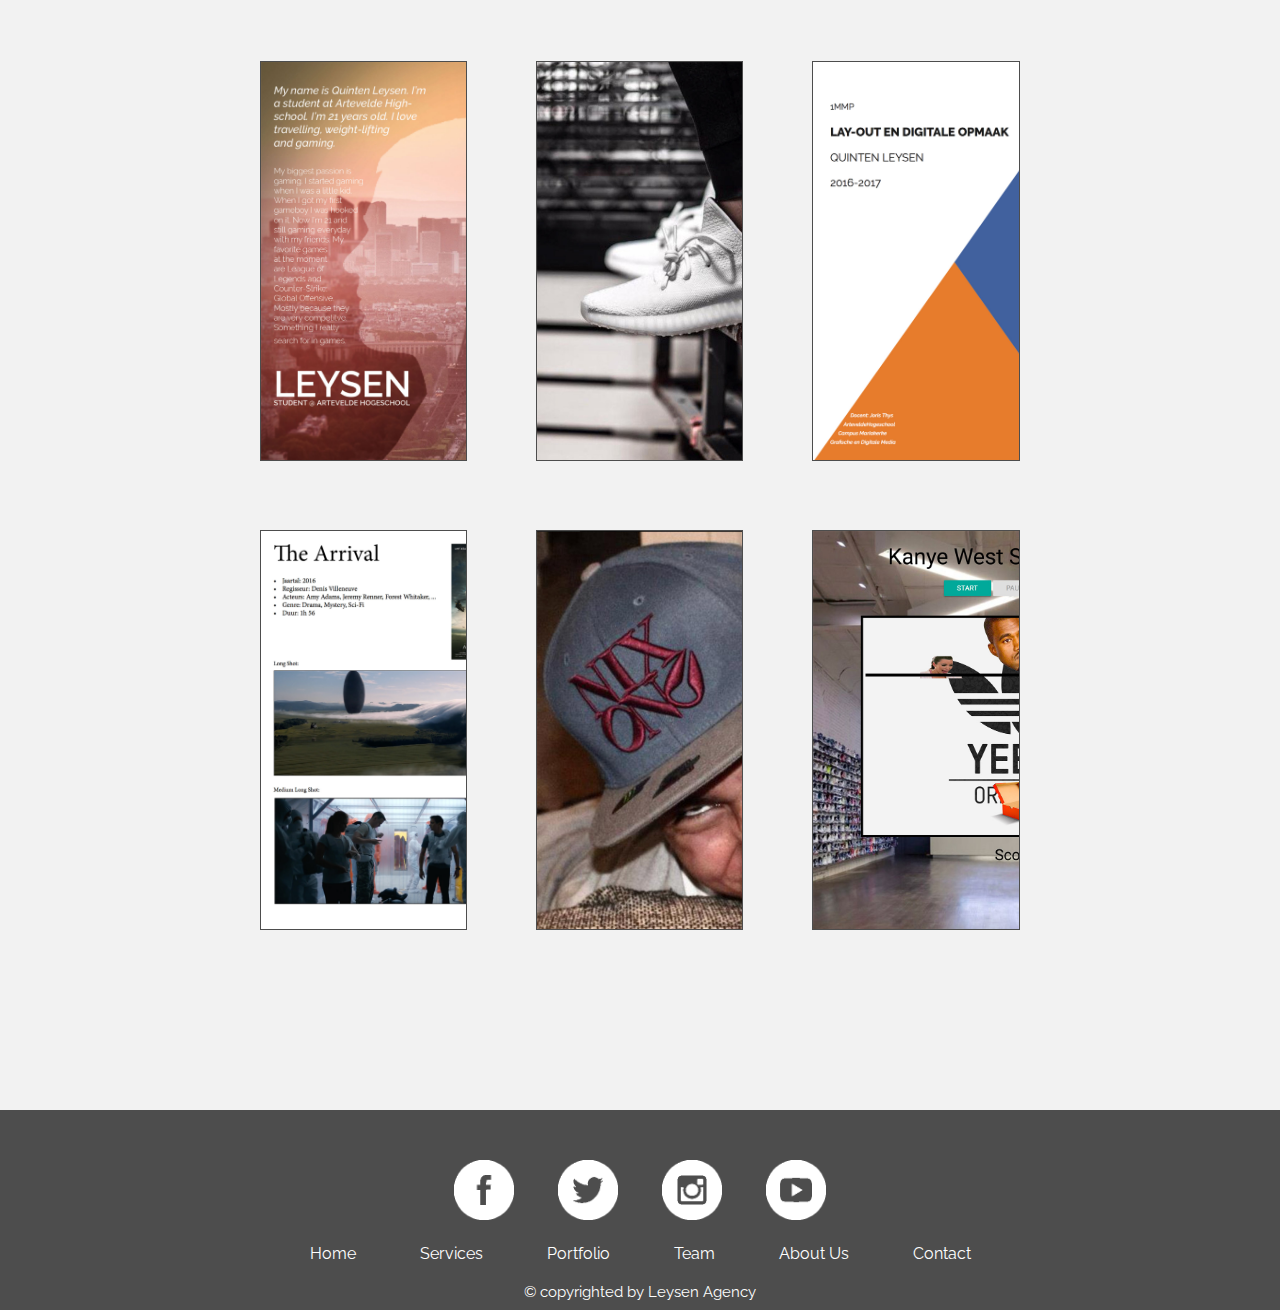
<file: portfolio.html>
<!DOCTYPE html>
<html lang="en">
<head>
 
    <meta charset="UTF-8">
    <title>Portfolio</title>
     <link href="https://fonts.googleapis.com/css?family=Raleway" rel="stylesheet" type="text/css">
    <link rel="stylesheet" href="css/style.css">
    
</head>
<body>
    <div class="grid__wrapper">
  <input type="checkbox" id="menuToggle">
  <label for="menuToggle" class="menu-icon">&#9776;</label>
        <header>
            <a href="index.html">
      <div id="brand"> LYSN. </div></a>
    </header>

    <nav class="menu"> 
      <ul>
        <li><a href="index.html">Home </a></li>
        <li><a href="services.html">Services </a></li>
        <li><a href="#">Portfolio </a></li>
        <li><a href="team.html">Team</a> </li>
        <li><a href="about.html">About Us</a> </li>
        <li><a href="contact.html">Contact</a> </li>
      </ul>
    </nav> 
     
    <div class="grid__row grid__row3 background5">
      <div class="grid__column grid__column-8 grid__columnspecial1 grid__offset-2">
      <h1 class="hoofdtitel2">Portfolio</h1>
      <h3>Take a look at our best work!</h3>
      </div>
    </div>
     
    <div class="grid__row grid__row7"> 
      <div class="grid__column grid__column-8 grid__offset-2">  
      <div class="foto1 grid__column-3"> 
          <a href="bredalive.html">
              <div class="container">
          <img class="center2" src="assets/img/port1.jpg" alt="" height="200px" >
          <div class="overlay">
              <div class="fototext">Poster Breda Live</div>
          </div>
              </div>
          </a>
      </div>
      <div class="foto1 grid__column-3"> 
          <div class="container">
          <img class="center2" src="assets/img/theo.jpg" alt="">
          <div class="overlay">
              <div class="fototext">Theo De Hond</div>
          </div>
      </div>
      </div>
      <div class="foto1 grid__column-3"> 
          <div class="container">
          <img class="center2" src="assets/img/typoimg.jpg" alt="" >
          <div class="overlay">
              <div class="fototext">Typografie Movie</div>
          </div>
      </div>
      </div>
   
      <div class="foto1 grid__column-3"> 
          <div class="container">
          <img class="center2" src="assets/img/donk.jpg" alt=" ">
          <div class="overlay">
              <div class="fototext">Donk Met Theo</div>
          </div>
      </div>
      </div>
      <div class="foto1 grid__column-3"> 
          <div class="container">
          <img class="center2" src="assets/img/2dmotion.jpg" alt="" >
          <div class="overlay">
              <div class="fototext">Stopmotion Movie</div>
          </div>
      </div>
      </div>
      <div class="foto1 grid__column-3 ">
          <div class="container"> 
          <img class="center2" src="assets/img/posterprocom.jpg" alt="">
          <div class="overlay">
              <div class="fototext">Poster Procom</div>
          </div>
      </div>
      </div>

 
      <div class="foto1 grid__column-3"> 
          <div class="container">
          <img class="center2" src="assets/img/posterlodo2.jpg" alt="" >
          <div class="overlay">
              <div class="fototext">Poster Lodo 2</div>
          </div>
      </div>
      </div>
      <div class="foto1 grid__column-3"> 
          <div class="container">
          <img class="center2" src="assets/img/casualyeezys.jpg" alt="">
          <div class="overlay">
              <div class="fototext">Casual Yeezys</div>
          </div>
      </div>
      </div>
      <div class="foto1 grid__column-3 ">
          <div class="container">    
          <img class="center2" src="assets/img/lodovoorpagina.jpg" alt="">
          <div class="overlay">
              <div class="fototext">Voorpagina Lodo 2 </div>
          </div>
      </div>
      </div>

      <div class="foto1 grid__column-3 "> 
          <div class="container">
          <img class="center2" src="assets/img/mmttaak.jpg" alt="">
          <div class="overlay">
              <div class="fototext">MMT Taak</div>
          </div>
      </div>
      </div>
      <div class="foto1  grid__column-3"> 
          <div class="container">
          <img class="center2" src="assets/img/Jos.jpg" alt="">
          <div class="overlay">
              <div class="fototext">Jos</div>
          </div>
      </div>
      </div>
      <div class="foto1 grid__column-3"> 
          <div class="container">   
          <img class="center2" src="assets/img/kanyegame.jpg" alt="" height="400px">
          <div class="overlay">
              <div class="fototext">Kanye Game</div>
          </div>
      </div>
      </div>
     
       
    </div>

    </div>
    
      <footer> 
      <div class="footer"> 
        <a href="https://www.facebook.com">
        <img src="assets/img/fb.png" alt="" height="80px"></a>
        <a href="https://www.twitter.com">
        <img src="assets/img/twitter.png" alt="" height="80px"></a>
        <a href="https://www.instagram.com">
        <img src="assets/img/insta.png" alt="" height="80px"></a>
        <a href="https://www.youtube.com">
        <img src="assets/img/yt.png" alt="" height="80px"></a>
<div class="footertekst">
      <ul class="footerlist">
        <li><a href="index.html">Home </a></li>
        <li><a href="services.html">Services </a></li>
        <li><a href="portfolio.html">Portfolio </a></li>
        <li><a href="team.html">Team</a> </li>
        <li><a href="about.html">About Us</a> </li>
        <li><a href="contact.html">Contact</a> </li>
      </ul>
</div>

      <div class="copy">
      <p>© copyrighted by Leysen Agency</p></div>
      </footer>
      
</body>
</html>
</file>
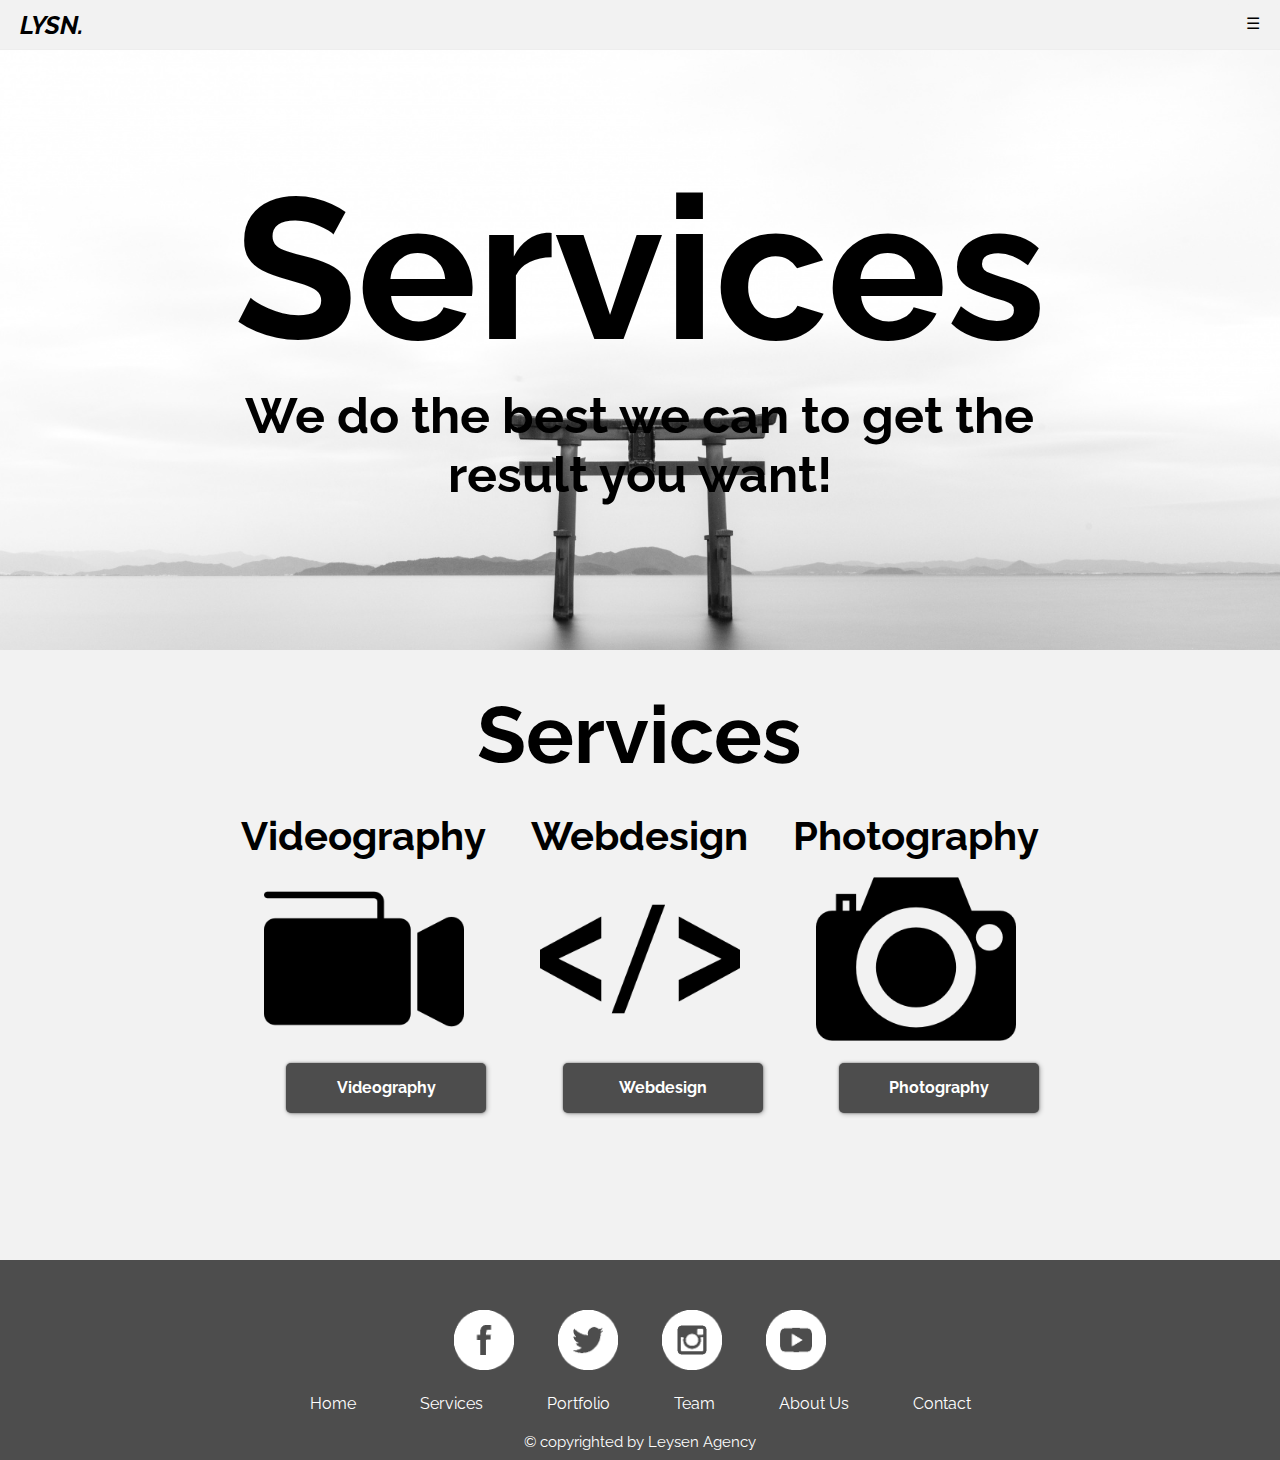
<file: services.html>
<!DOCTYPE html>
<html lang="en">
<head>

    <meta charset="UTF-8">
    <title>Services</title>
     <link href="https://fonts.googleapis.com/css?family=Raleway" rel="stylesheet" type="text/css">
    <link rel="stylesheet" href="css/style.css">
    
</head>
<body>
<div class="grid__wrapper">
  <input type="checkbox" id="menuToggle">
  <label for="menuToggle" class="menu-icon">&#9776;</label>
        <header>
          <a href="index.html">
      <div id="brand"> LYSN. </div></a>
    </header>

    <nav class="menu"> 
      <ul>
        <li><a href="index.html">Home </a></li>
        <li><a href="#">Services </a></li>
        <li><a href="portfolio.html">Portfolio </a></li>
        <li><a href="team.html">Team</a> </li>
        <li><a href="about.html">About Us</a> </li>
        <li><a href="contact.html">Contact</a> </li>
      </ul>
    </nav>  
    
    <div class="grid__row grid__row3 background12">
      <div class="grid__column grid__column-8 grid__columnspecial1 grid__offset-2">
      <h1 class="hoofdtitel2">Services</h1>
      <h3>We do the best we can to get the result you want!</h3>
      </div>
    </div> 
    <div class="grid__row grid__row8"> 
      
      <div class="grid__column grid__column-8 grid__offset-2">
      <h1 class="titel3">Services</h1>
      <div class="services grid__column-4">
        <h2>Videography</h2>
        <img src="assets/img/video-camera.png" height="200">
        <a href="videography.html">
      <div class="btn btn5">  Videography </div></a>
      </div>
      <div class="services grid__column-4">
        <h2>Webdesign</h2>
        <img src="assets/img/html-coding.png" height="200">
        <a href="webdesign.html">
      <div class="btn btn5">  Webdesign </div></a>
      </div>
      
      <div class="services grid__column-4">
        <h2>Photography</h2>
        <img src="assets/img/photo-camera.png"height="200">
        <a href="photography.html">
      <div class="btn btn5">  Photography </div></a>
      </div>



      </div> 
    </div>
    


    
      <footer> 
      <div class="footer"> 
        <a href="https://www.facebook.com">
        <img src="assets/img/fb.png" alt="" height="80px"></a>
        <a href="https://www.twitter.com">
        <img src="assets/img/twitter.png" alt="" height="80px"></a>
        <a href="https://www.instagram.com">
        <img src="assets/img/insta.png" alt="" height="80px"></a>
        <a href="https://www.youtube.com">
        <img src="assets/img/yt.png" alt="" height="80px"></a>
<div class="footertekst">
      <ul class="footerlist">
        <li><a href="index.html">Home </a></li>
        <li><a href="services.html">Services </a></li>
        <li><a href="portfolio.html">Portfolio </a></li>
        <li><a href="team.html">Team</a> </li>
        <li><a href="about.html">About Us</a> </li>
        <li><a href="contact.html">Contact</a> </li>
      </ul>
</div>

      <div class="copy">
      <p>© copyrighted by Leysen Agency</p></div>
      </footer>
</div>
      
</body>
</html>
</file>
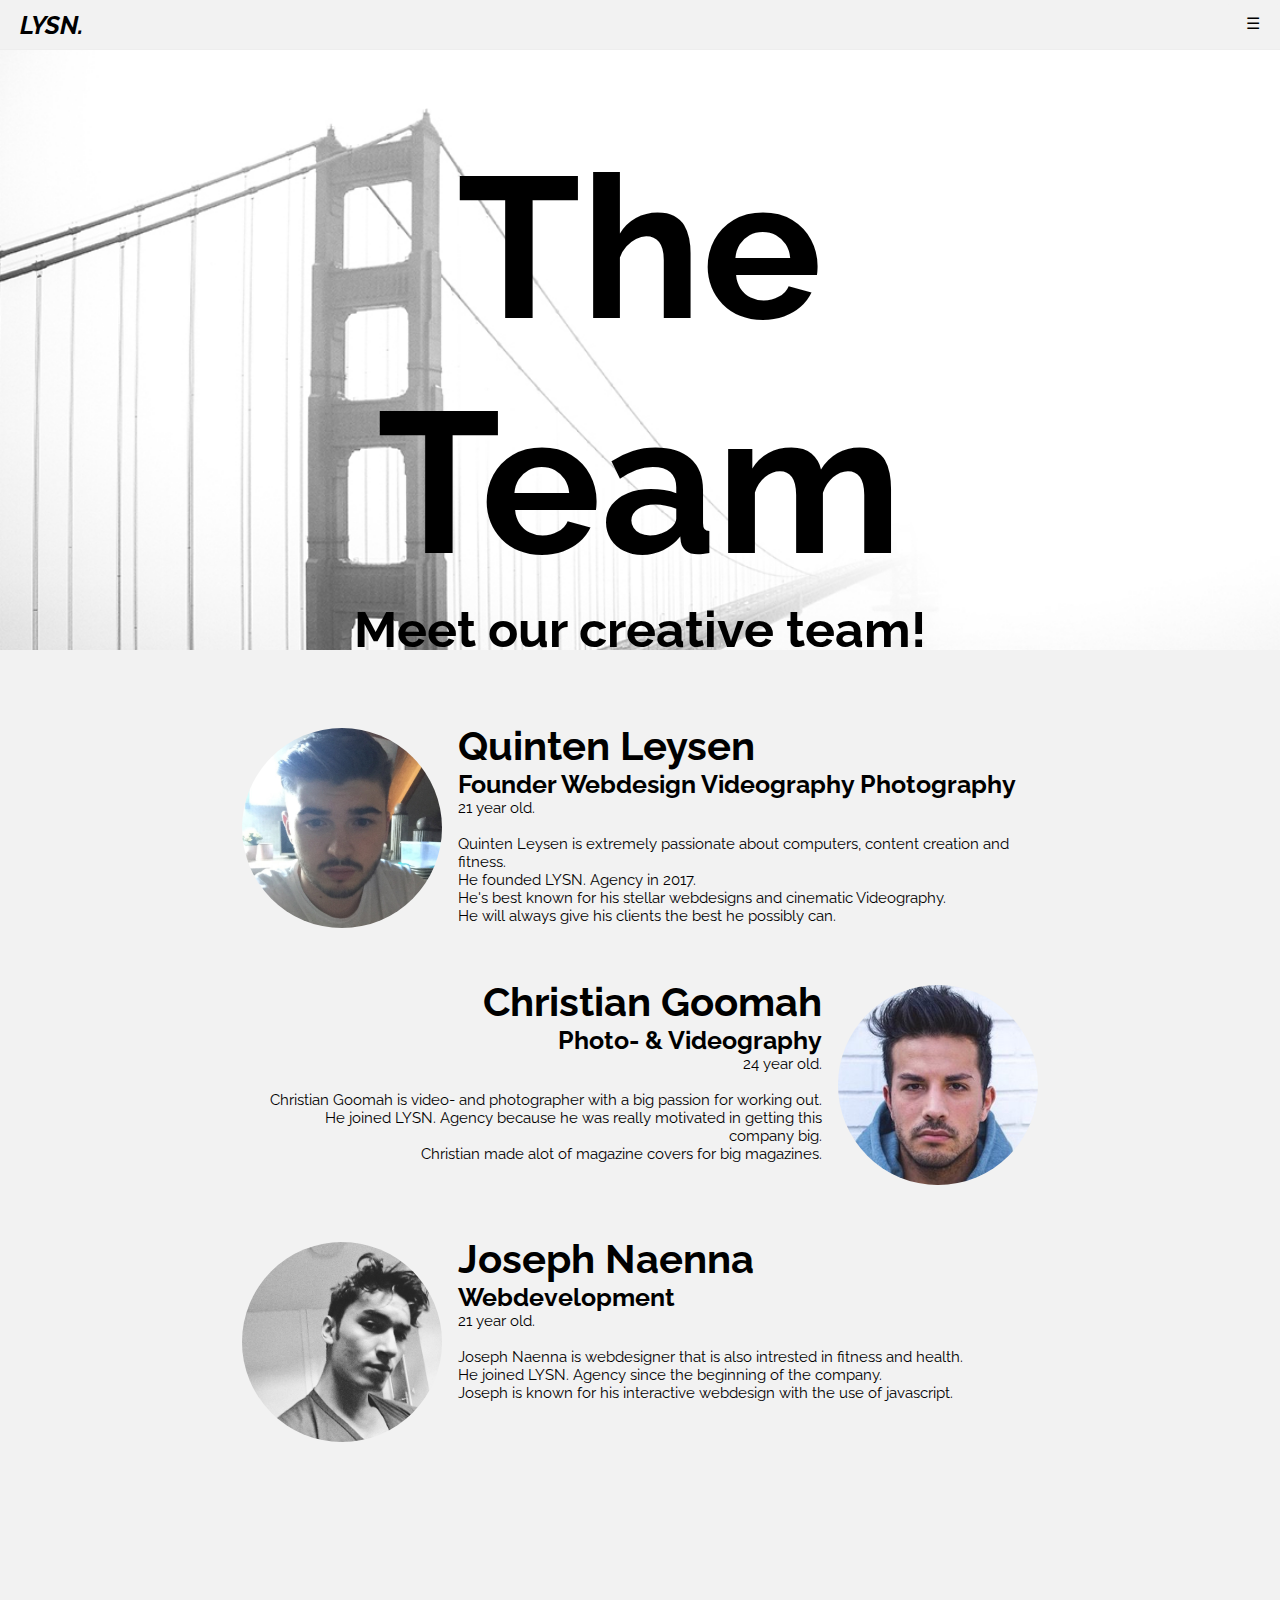
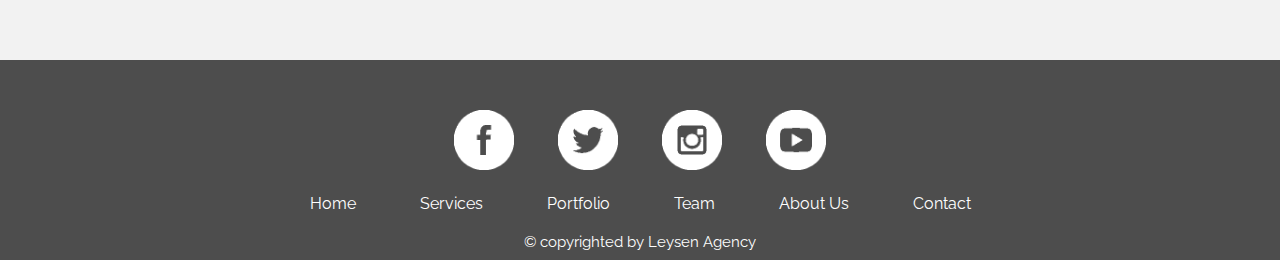
<file: team.html>
<!DOCTYPE html>
<html lang="en">
<head>
  
    <meta charset="UTF-8">
    <title>Team</title>
    <link href="https://fonts.googleapis.com/css?family=Raleway" rel="stylesheet" type="text/css">
    <link rel="stylesheet" href="css/style.css">
    
</head>
<body>
  <div class="grid__wrapper">
  <input type="checkbox" id="menuToggle">
  <label for="menuToggle" class="menu-icon">&#9776;</label>
        <header>
          <a href="index.html">
      <div id="brand"> LYSN. </div></a>
    </header>

    <nav class="menu"> 
      <ul>
        <li><a href="index.html">Home </a></li>
        <li><a href="services.html">Services </a></li>
        <li><a href="portfolio.html">Portfolio </a></li>
        <li><a href="#">Team</a> </li>
        <li><a href="about.html">About Us</a> </li>
        <li><a href="contact.html">Contact</a> </li>
      </ul>
    </nav>  
    <div class="grid__contaitner">
   <div class="grid__row grid__row3 background4">
      <div class="grid__column grid__column-8 grid__offset-2">
      <h1 class="hoofdtitel2">The Team</h1>
      <h3>Meet our creative team!</h3>
      </div>
    </div> 
    <div class="grid__row grid__row6"> 
      <div class="grid__column grid__column-8 grid__offset-2">
          <div class="grid__row ">
            <div>
            <img src="assets/img/ql2.jpg" alt="" class="teamlid " height="200px">
            </div>
            <div class="teamcolum">
            <h2>Quinten Leysen</h2>
            <h4>Founder Webdesign Videography Photography <br/> </h4>
            <p> 21 year old. <br/> <br/> 
                Quinten Leysen is extremely passionate about computers, content creation and fitness.<br/>He founded LYSN. Agency in 2017.<br/>He's best known for his stellar webdesigns and cinematic Videography.<br/>He will always give his clients the best he possibly can. </p>
            </div>
          
            
            </div>
            <div class="grid__row ">
           
              <div>
            <img src="assets/img/cg.jpg" alt="" class="teamlid teamlid1" height="200px">
            </div>
            <div class="teamcolum1">
            <h2>Christian Goomah</h2>
            <h4>Photo- & Videography <br/> </h4>
            <p>24 year old. <br/><br/> 
                Christian Goomah is video- and photographer with a big passion for working out.<br/> He joined LYSN. Agency because he was really motivated in getting this company big. <br/> Christian made alot of magazine covers for big magazines. </p>
            </div>
            
            </div>
            
            <div class="grid__row ">
              
              <div>
            <img src="assets/img/josteam.jpg" alt="" class="teamlid " height="200px">
            </div>
            <div class="teamcolum">
            <h2>Joseph Naenna</h2>
            <h4>Webdevelopment<br/> </h4>
            <p> 21 year old. <br/><br/> 
                Joseph Naenna is webdesigner that is also intrested in fitness and health.<br/> He joined LYSN. Agency since the beginning of the company.<br/> Joseph  is known for his interactive webdesign with the use of javascript.  </p>
            </div>
            
            
            
          </div>    
          
      </div>
    </div>
    </div>
      <footer> 
      <div class="footer"> 
        <a href="https://www.facebook.com">
        <img src="assets/img/fb.png" alt="" height="80px"></a>
        <a href="https://www.twitter.com">
        <img src="assets/img/twitter.png" alt="" height="80px"></a>
        <a href="https://www.instagram.com">
        <img src="assets/img/insta.png" alt="" height="80px"></a>
        <a href="https://www.youtube.com">
        <img src="assets/img/yt.png" alt="" height="80px"></a>
<div class="footertekst">
      <ul class="footerlist">
        <li><a href="index.html">Home </a></li>
        <li><a href="services.html">Services </a></li>
        <li><a href="portfolio.html">Portfolio </a></li>
        <li><a href="team.html">Team</a> </li>
        <li><a href="about.html">About Us</a> </li>
        <li><a href="contact.html">Contact</a> </li>
      </ul>
</div>

      <div class="copy">
      <p>© copyrighted by Leysen Agency</p></div>
      </footer>
    </div>
</body>
</html>
</file>
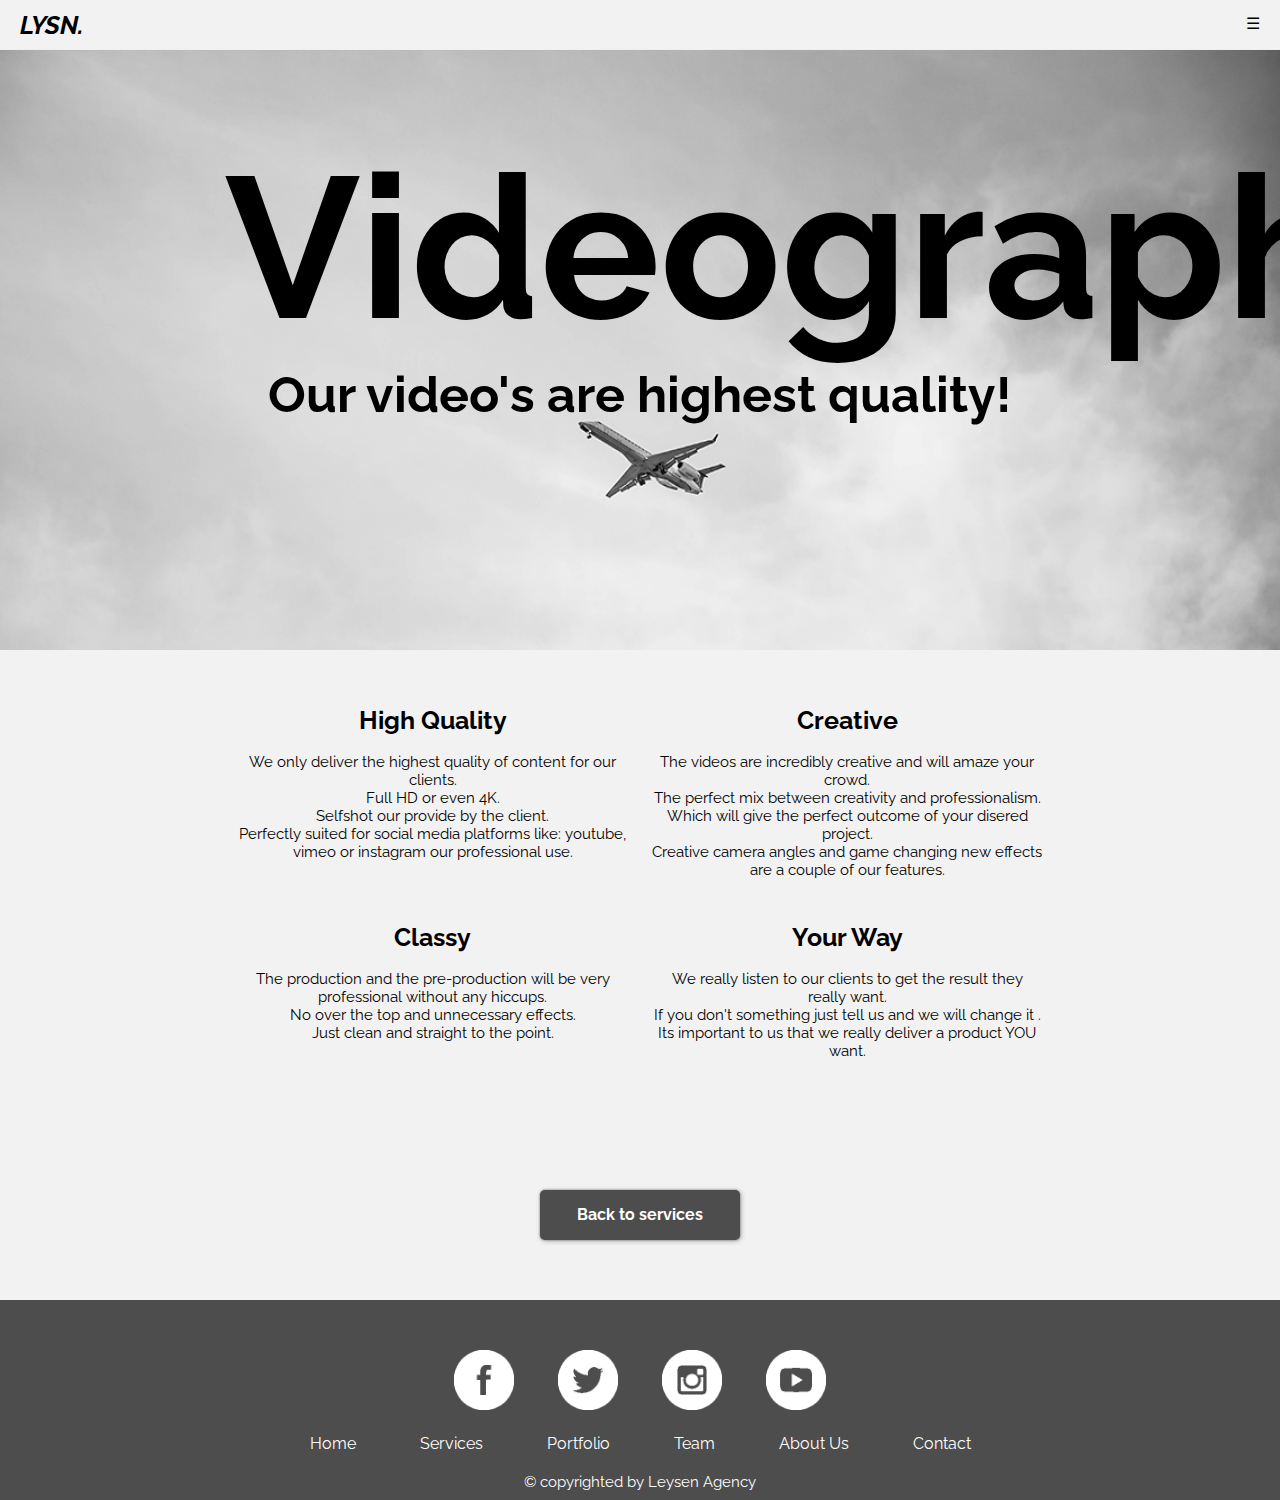
<file: videography.html>
<!DOCTYPE html>
<html lang="en">
<head>
  <link href="https://fonts.googleapis.com/css?family=Raleway" rel="stylesheet">
    <meta charset="UTF-8">
    <title>Videography</title>
    <link rel="stylesheet" href="css/style.css">
    
</head>
<body>
  <div class="grid__wrapper">
  <input type="checkbox" id="menuToggle">
  <label for="menuToggle" class="menu-icon">&#9776;</label>
        <header>
          <a href="index.html">
      <div id="brand"> LYSN. </div></a>
    </header>

    <nav class="menu"> 
      <ul>
        <li><a href="index.html">Home </a></li>
        <li><a href="services.html">Services </a></li>
        <li><a href="portfolio.html">Portfolio </a></li>
        <li><a href="team.html">Team</a> </li>
        <li><a href="about.html">About Us</a> </li>
        <li><a href="contact.html">Contact</a> </li>
      </ul>
    </nav>  
    <div class="grid__row grid__row3 background7">
      <div class="grid__column grid__column-8 grid__offset-2">
      <h1 class="hoofdtitel2">Videography</h1>
      <h3>Our video's are highest quality!</h3>
      </div>
    </div> 
    <div class="grid__row grid__row10"> 
      <div class="grid__column grid__column-8 grid__offset-2">
          <div class="grid__column grid__column-6 box1">
        <h4>High Quality</h4>
      <p class="servicesTekst"> <br/>We only deliver the highest quality of content for our clients.<br/>Full HD or even 4K. <br/>Selfshot our provide by the client.<br/>Perfectly suited for social media platforms like: youtube, vimeo or instagram our professional use.</p>
          </div>
          <div class="grid__column grid__column-6 box1">
     <h4>Creative</h4>
      <p class="servicesTekst"> <br/>The videos are incredibly creative and will amaze your crowd.<br/> The perfect mix between creativity and professionalism. <br/>Which will give the perfect outcome of your disered project.<br/> Creative camera angles and game changing new effects are a couple of our features.</p>
      </div> 
      
      <div class="grid__column grid__column-6 box2">
      <h4>Classy</h4>
      <p class="servicesTekst"> <br/>The production and the pre-production will be very professional without any hiccups.<br/>No over the top and unnecessary effects. <br/> Just clean and straight to the point.</p>
      </div>
      <div class="grid__column grid__column-6 box1">
      <h4>Your Way</h4>
      <p class="servicesTekst"> <br/>We really listen to our clients to get the result they really want.<br/> If you don't something just tell us and we will change it .<br/>Its important to us that we really deliver a product YOU want.<br/> </p>
      </div>
      
      </div>
      </div>
      <a href="services.html">
      <div class="btn btn6">  Back to services </div></a>
   

      <footer> 
      <div class="footer"> 
        <a href="https://www.facebook.com">
        <img src="assets/img/fb.png" alt="" height="80px"></a>
        <a href="https://www.twitter.com">
        <img src="assets/img/twitter.png" alt="" height="80px"></a>
        <a href="https://www.instagram.com">
        <img src="assets/img/insta.png" alt="" height="80px"></a>
        <a href="https://www.youtube.com">
        <img src="assets/img/yt.png" alt="" height="80px"></a>
<div class="footertekst">
      <ul class="footerlist">
        <li><a href="index.html">Home </a></li>
        <li><a href="services.html">Services </a></li>
        <li><a href="portfolio.html">Portfolio </a></li>
        <li><a href="team.html">Team</a> </li>
        <li><a href="about.html">About Us</a> </li>
        <li><a href="contact.html">Contact</a> </li>
      </ul>
</div>

      <div class="copy">
      <p>© copyrighted by Leysen Agency</p></div>
      </footer>
  </div>
</body>
</html>
</file>
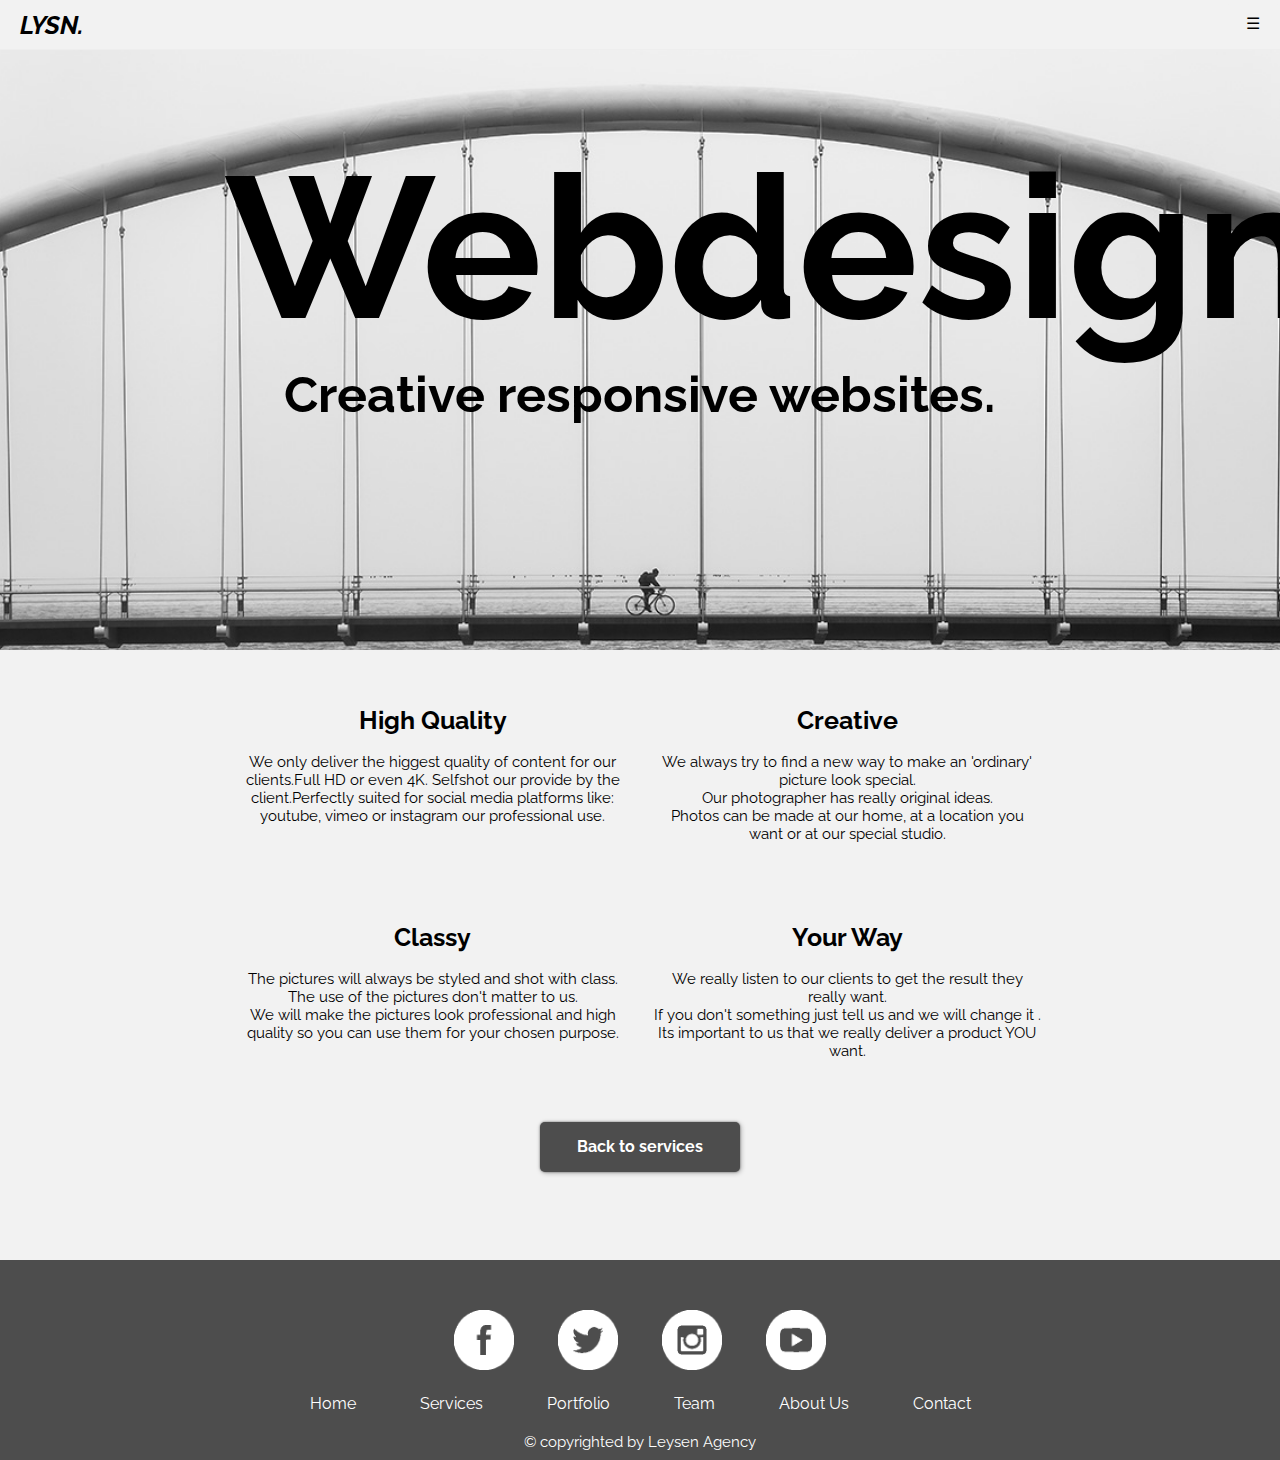
<file: webdesign.html>
<!DOCTYPE html>
<html lang="en">
<head>
  
    <meta charset="UTF-8">
    <title>Videography</title>
     <link href="https://fonts.googleapis.com/css?family=Raleway" rel="stylesheet" type="text/css">
    <link rel="stylesheet" href="css/style.css">
    
</head>
<body>
  <div class="grid__wrapper">
  <input type="checkbox" id="menuToggle">
  <label for="menuToggle" class="menu-icon">&#9776;</label>
        <header>
          <a href="index.html">
      <div id="brand"> LYSN. </div></a>
    </header>

    <nav class="menu"> 
      <ul>
        <li><a href="index.html">Home </a></li>
        <li><a href="services.html">Services </a></li>
        <li><a href="portfolio.html">Portfolio </a></li>
        <li><a href="team.html">Team</a> </li>
        <li><a href="about.html">About Us</a> </li>
        <li><a href="contact.html">Contact</a> </li>
      </ul>
    </nav> 

    <div class="grid__row grid__row3 background9">
      <div class="grid__column grid__column-8 grid__offset-2">
      <h1 class="hoofdtitel2">Webdesign</h1>
      <h3>Creative responsive websites.</h3>
      </div>
    </div> 
    <div class="grid__row grid__row8"> 
      <div class="grid__column grid__column-8 grid__offset-2">
          <div class="grid__column grid__column-6 box1">
        <h4>High Quality</h4>
      <p class="servicesTekst"><br/>We only deliver the higgest quality of content for our clients.Full HD or even 4K. Selfshot our provide by the client.Perfectly suited for social media platforms like: youtube, vimeo or instagram our professional use.</p>
          </div>
          <div class="grid__column grid__column-6 box1">
     <h4>Creative</h4>
      <p class="servicesTekst"> <br/>We always try to find a new way to make an 'ordinary' picture look special. </br>Our photographer has really original ideas.</br> Photos can be made at our home, at a location you want or at our special studio.</p>
      </div> 
      
      <div class="grid__column grid__column-6 box2">
      <h4>Classy</h4>
      <p class="servicesTekst"> <br/> The pictures will always be styled and shot with class.</br> The use of the pictures don't matter to us.</br>We will make the pictures look professional and high quality so you can use them for your chosen purpose. </p>
      </div>
      <div class="grid__column grid__column-6 box1">
      <h4>Your Way</h4>
      <p class="servicesTekst"> <br/>We really listen to our clients to get the result they really want.<br/> If you don't something just tell us and we will change it .<br/>Its important to us that we really deliver a product YOU want.<br/></p>
      </div>
      </div>
      
       <a href="services.html">
      <div class="btn btn6">  Back to services </div></a>
    </div>
    
      <footer> 
      <div class="footer"> 
        <a href="https://www.facebook.com">
        <img src="assets/img/fb.png" alt="" height="80px"></a>
        <a href="https://www.twitter.com">
        <img src="assets/img/twitter.png" alt="" height="80px"></a>
        <a href="https://www.instagram.com">
        <img src="assets/img/insta.png" alt="" height="80px"></a>
        <a href="https://www.youtube.com">
        <img src="assets/img/yt.png" alt="" height="80px"></a>
<div class="footertekst">
      <ul class="footerlist">
        <li><a href="index.html">Home </a></li>
        <li><a href="services.html">Services </a></li>
        <li><a href="portfolio.html">Portfolio </a></li>
        <li><a href="team.html">Team</a> </li>
        <li><a href="about.html">About Us</a> </li>
        <li><a href="contact.html">Contact</a> </li>
      </ul>
</div>

      <div class="copy">
      <p>© copyrighted by Leysen Agency</p></div>
      </footer>
      </div>
</body>
</html>
</file>
<file: css/style.css>
* {padding: 0;
margin: 0;
box-sizing: border-box;}
html {
    height: 100%;
}
body {
    height: 100%;
    font-family: 'Raleway', sans-serif;
    background-color: #F2F2F2;
}
.grid__wrapper {
    display: block;
    margin: 0;
    padding: 0;
}

.grid__container {
    display: block;
    width: 1140px;
    margin: 0 auto;
    padding: 0 0px;
}

.grid__row {
    display: block;
    margin: 0 0px;
    padding: 0;
    overflow: hidden;
}

.grid__wrapper:after,
.grid__container:after,
.grid__row:after {
    content: "";
    display: table;
    clear: both;
}
.grid__column {
    position: relative;
    float: left;
    padding: 0 12px;
}
.grid__column-12 { width: 100%; }
.grid__column-11 { width: 91.666666666667%; }
.grid__column-10 { width: 83.333333333333%; }
.grid__column-9 {  width: 75%; }
.grid__column-8 {  width: 66.666666666667%;
margin-top: 3%; }
.grid__column-7 {  width: 58.333333333333%; }
.grid__column-6 {  width: 50%; }
.grid__column-5 {  width: 41.666666666667%; }
.grid__column-4 {  width: 33.333333333333%; }
.grid__column-3 {  width: 25%; }
.grid__column-2 {  width: 16.666666666667%; }
.grid__column-1 {  width: 8.333333333333%; }

.grid__offset-12 { margin-left: 100%; }
.grid__offset-11 { margin-left: 91.666666666667%; }
.grid__offset-10 { margin-left: 83.333333333333%; }
.grid__offset-9 {  margin-left: 75%; }
.grid__offset-8 {  margin-left: 66.666666666667%; }
.grid__offset-7 {  margin-left: 58.333333333333%; }
.grid__offset-6 {  margin-left: 50%; }
.grid__offset-5 {  margin-left: 41.666666666667%; }
.grid__offset-4 {  margin-left: 33.333333333333%; }
.grid__offset-3 {  margin-left: 25%; }
.grid__offset-2 {  margin-left: 16.666666666667%; }
.grid__offset-1 {  margin-left: 8.333333333333%; }
.grid__columnspecial1{
    margin-top: 60px;
}
.grid__row1{
    height: 1000px;
    background-position: center center;
    background-size: cover;
    background-attachment: fixed;
    overflow: hidden;
    text-overflow: ellipsis;
    top:50%;
    left: 50%;
    margin: 0;
}
.grid__row2{

    background-color: #F2F2F2;
    text-overflow: ellipsis;
    overflow: hidden;
     height: 400px;


}
.grid__row3{
    height: 600px;
    width: 100%;
    background-position: center center;
    background-size: cover;
    background-attachment: fixed;
    overflow: hidden;
    text-overflow: ellipsis;
    top:50%;
    left: 50%;
}
.grid__row4{
    height: 800px;
}
.grid__row5{
    height: 300px;
}
.grid__row6{
    background-color: #F2F2F2;
    text-overflow: ellipsis;
    overflow: hidden;
     height: 1000px;


}
.grid__row7{
    background-color: #F2F2F2;
    text-overflow: ellipsis;
    overflow: hidden;
     height: 2050px;

}

.grid__row8{
    background-color: #F2F2F2;
    text-overflow: ellipsis;
    overflow: hidden;
     height: 600px;
}
.grid__row9{
    background-color: #F2F2F2;
    text-overflow: ellipsis;
    overflow: hidden;
     height: 1400px;
}
.grid__row10{
    background-color: #F2F2F2;
    text-overflow: ellipsis;
    overflow: hidden;
     height: 500px;
}
.background1{
   
    background-image: url("../assets/img/tower1.jpg");

}
.background2{
    background-image:  url("../assets/img/ijsbeer1.jpg");
}
.background3{
    background-image: url("../assets/img/toren.jpg");
}
.background4{
    background-image: url("../assets/img/bridge.jpg");
}
.background5{
background-image: url("../assets/img/city1.jpg");}
.background6{
    background-image: url("../assets/img/duinen1.jpg");
}
.background8{
    background-image: url("../assets/img/contact1.jpg");
}
.background7{
    background-image:url("../assets/img/plane1.jpg"); ;
}
.background9{
    background-image:url("../assets/img/bridge2.jpg");
}
.background12{
    background-image:url("../assets/img/toren.jpg");
}
.background11{
    background-image: url("../assets/img/kanye1.jpg");
}
p{
    font-size: 15px;
}

a {
    text-decoration: none;
    color: black;
}
li {
    list-style-type: none;
}
header {
    width: 100%;
    height: 50px;
    margin: auto;
    border-bottom: 1px solid #EEE;
}
#brand  {
    margin-left: 20px;
    float: left;
    line-height: 50px;
    color: black;
    font-style: italic;
    font-size: 25px;
    font-weight: bold;
    font-weight: border;
}
nav{
    position: fixed;
    width: 100%;
    text-align: center;

}
nav a {
    display: block;
    padding: 15px 0;
    border-bottom: 1px solid #EEE;
}
nav a:hover {
    background: #4D4D4D;
    color: #C5AD74;
}



.menu {

    width: 240px;
    height: 100%;
    position: absolute;
    background-color: #F2F2F2;
    left: -240px;
    -webkit-transition: all .3s ease-in-out;
    -moz-transition: all .3s ease-in-out;
    -ms-transition: all .3s ease-in-out;
    -o-transition: all .3s ease-in-out;
}
.menu-icon  {
    padding: 10px 20px;
    background: #F2F2F2;
    color: black;
    cursor: pointer;
    float: right;
    margin-top: 4px;
    border-radius: 5px;
}

#menuToggle {
    display: none;
}

#menuToggle:checked ~ .menu{ 
    position: absolute;
    left: 0;
}


#container {
    height: 700px;
    width: 1000px;
    margin: 0 auto;
}
 .hoofdtitel{
     text-align: center;
     clear: both;
     padding-top: 20%;
     font-size: 200px;
 }
 .hoofdtitel2{
     text-align: center;
     clear: both;
     margin-top: 5%;
     font-size: 200px;

 }
  h3{
     text-align: center;
     clear: both;
     font-size: 50px;

 }
h2 {
    font-size: 40px;
    clear: both; 
}
.onderondertitel {
    text-align: center;
    clear: both;
    font-size: 50px;
    
}
.aboutTitel {
    text-align: center;
    clear: both;
    font-size: 70px;
    padding-bottom: 20px;
}
.aboutTekst{
    text-align: left;
    width: 45%;
    margin: 2%;
    float: left;
}
 .titel1{
     padding-top: 5%;
     text-align: center;
     clear: both;
     font-size: 150px;
 }
  .titel2{
     padding-top: 6%;
     text-align: center;
     clear: both;
     font-size: 80px;
     font-style: italic;
 }
 .titel3{
     
     text-align: center;
     clear: both;
     font-size: 80px;
 }
 .titel5{
     padding-top: 4%;
     text-align: center;
     clear: both;
     font-size: 80px;
 }
  .titel4{
     padding-top: 5%;
     text-align: center;
     clear: both;
     font-size: 80px;
 }

.ondertitel {
    text-align: center;
    clear:  both;
    font-size: 40px;
}
.tekst {
    margin: auto;
    clear: both;
    font-size: 30px;
    padding-bottom: 50px;
    
    text-align: center;
}

.footer{
    height: 200px;
    background-color: #F2F2F2;
    text-align: center;
    border: 0px solid #4D4D4D;
    padding-top: 10px;
}

.btn {
    
    margin: 0 auto;
    -webkit-transition: all .5s;
    width: 200px;
    background-color: #4D4D4D;
    color: white;
    position: relative;
    max-height: 60px;
    line-height: 50px;
    text-align: center;
    font-weight: bold;
    border-radius: 5px;
    box-shadow: 0px 0px 2px rgba(0, 0, 0, .5),
    1px 1px 5px rgba(0, 0, 0, .3);
    clear: both;
}

.btn:hover{
    background-color: white;
    color: #4D4D4D;
}

.btn3{
    margin-top: 400px;
}

.btn5{
    float:left;
    margin-left: 22%;

}
.btn6{
    margin-top: 40px;
    margin-bottom: 60px;
}
.persoon {
    padding-top: 10px;
    float: left;
    text-align: center;
    margin: 4.16%

}
.services {
    padding-top: 30px;
    float: left;
    text-align: center;
    padding-bottom: 20px;
    overflow: hidden;
    
    
}

.foto{
    padding-top: 10px;
    width: 30%;
    float: left;
    margin: 22px;
    text-align: center;
    padding-bottom: 20px;
    overflow: hidden;
}
.foto1{
   
    float: left;
    height: 400px;
    max-width: 280px;
    border: 1px solid #4D4D4D;
    overflow: hidden;
    margin: 4.16%;
}
.foto2 {
    padding-top: 30px;
    float: left;
    padding-bottom: 20px;
    overflow: hidden;
    height: 400px;
    margin: 4.16%;
    
    
}
.foto3{
    position: relative;
    float: left;
    width: 20%;
    height: 400px;
    border: 1px solid #4D4D4D;
    overflow: hidden;
    margin-left: 5%;

}
.effect {
    cursor: pointer;
    transition: all 0.2s ease-in;
    overflow: hidden;

}

.effect:hover {
    transform: scale(1.1);
    transition: all 0.2s ease-in;
    filter: brightness(0.5);
}
.teamcolum{
    
    margin-top: 4%;
    float: left;
    width: 68%;
    text-align: left;

}

.teamcolum1{
    margin-top: 4%;
    float: right;
    width: 68%;
    clear: none;
    text-align: right;

}
.team1{
    width: 500px;
    margin: 0px;
    padding: 0px;
    display: block;
    clear: left;

}
#teamtekst{
    display: inline;
}
.teamlid {
    float: left;
    margin: 2%;
    margin-top: 40px;
    padding: 0;
    clear: none;
    width: 200px;
    border-radius: 200px;
}
.teamlid1{
    float: right;
}

.teamfoto{
    border-radius: 200px;
}

.box1 {
    margin-top: 2%;
    float: left;
    text-align: center;
    height: 200px;
}
.box2{
    
    float: left;
    text-align: center;
    clear: left;
    height: 200px;
    margin-top: 2%;

}
.teamtitel{
    text-align: center;
    font-size: 40px;
    font-style: italic;
    margin: 20px;
}


.map {
    float: right;
    clear: none;
    margin: 20px;
}

.contact{

    float: left;
    text-align: left;
    overflow: hidden;
    
    


}

.form {
    clear: both;
    padding: 20px;
}
input {
    display: block;
    width: 20%;
    height: 20px;
    margin: 10px;
    border: 1px solid #4D4D4D;
}
fieldset {
    padding: 20px;
}
#forum{
    text-align: center;
}

.footer{
     clear: left;
     background-color: #4D4D4D;
     color: white;
     margin-top: 10px;
     margin-bottom: 0;
}
.footerlist li {
    display: inline;
    margin: 30px;
    
   
}
.footerlist li a {
    color: white;
}

.footer img {
    margin: 20px;
    height: 60px;
    margin-top: 40px;
}
.copy {
    margin-top: 20px;
}
.foottekst {
    margin: 20px;
}
.image {
  display: block;
  width: 100%;
  height: auto;
}

.overlay {
  position: absolute;
  bottom: 0;
  left: 0;
  right: 0;
  background-color: #4D4D4D;
  overflow: hidden;
  width: 0;
  height: 100%;
  transition: .5s ease;
  opacity: 0.8;
}

.foto1:hover .overlay {
  bottom: 0;
  height: 100%;
}

.fototext {
  white-space: nowrap; 
  color: white;
  font-size: 20px;
  position: absolute;
  overflow: hidden;
  top: 50%;
  left: 50%;
  transform: translate(-50%, -50%);
  -ms-transform: translate(-50%, -50%);
}

.center{
    margin: 0;
    margin-left: auto;
    margin-right: auto;
    padding: 0;
    height: 100%;
    position: center;
}
.center2{
     margin: 0;
    margin-left: auto;
    margin-right: auto;
    padding: 0;
    height: 400px;
    position: center;

}
.container{
      position: relative;
    width: 100%;
}
.container:hover .overlay {
  width: 100%;
}
.uitlegportfolio{
    text-align: left;
    float: left;
    margin-left: 5%;
    width: 69%;
}
.rij1{
    
    margin: 40px;
    height: 50%;
    padding: auto;
}
#port{
    text-align: left;
}
.rij2{
    height: 80%;
    padding-left: 10%;
}
 h4 {
     font-size: 25px;

 }
</file>
